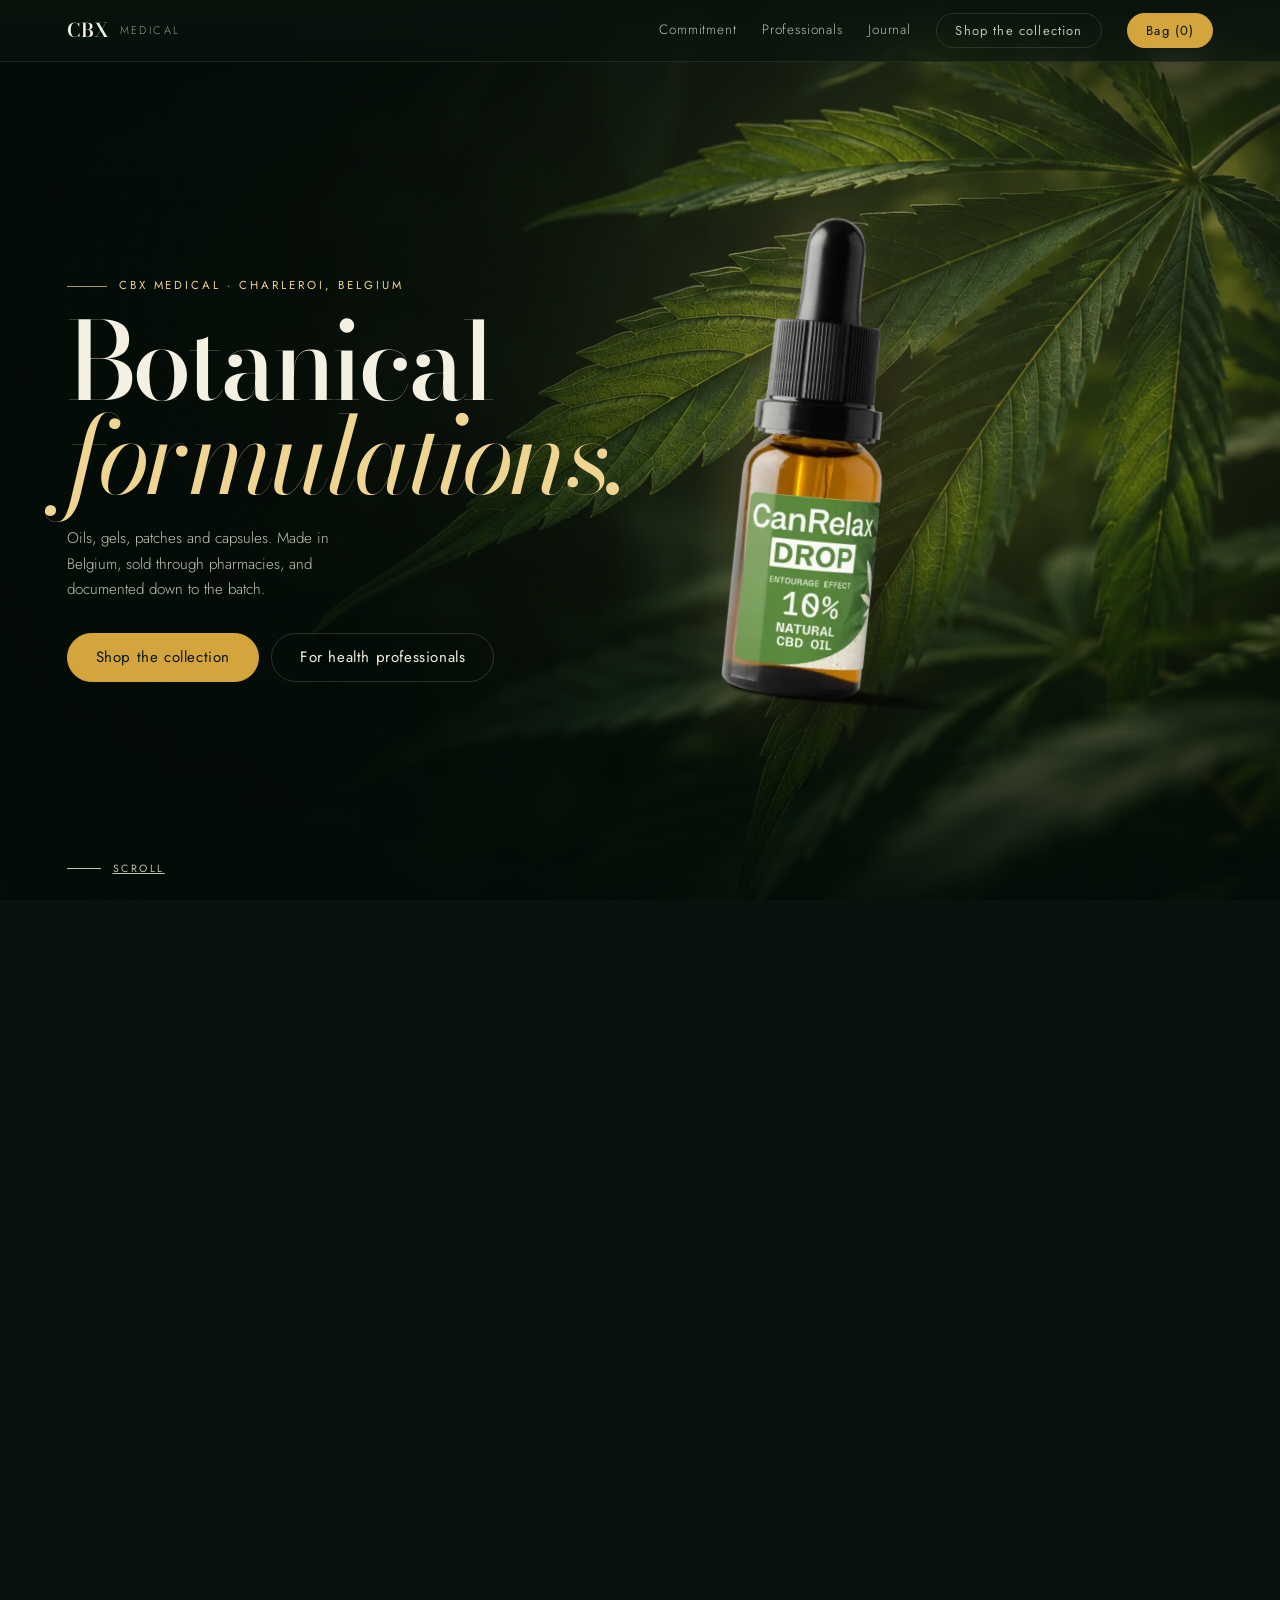
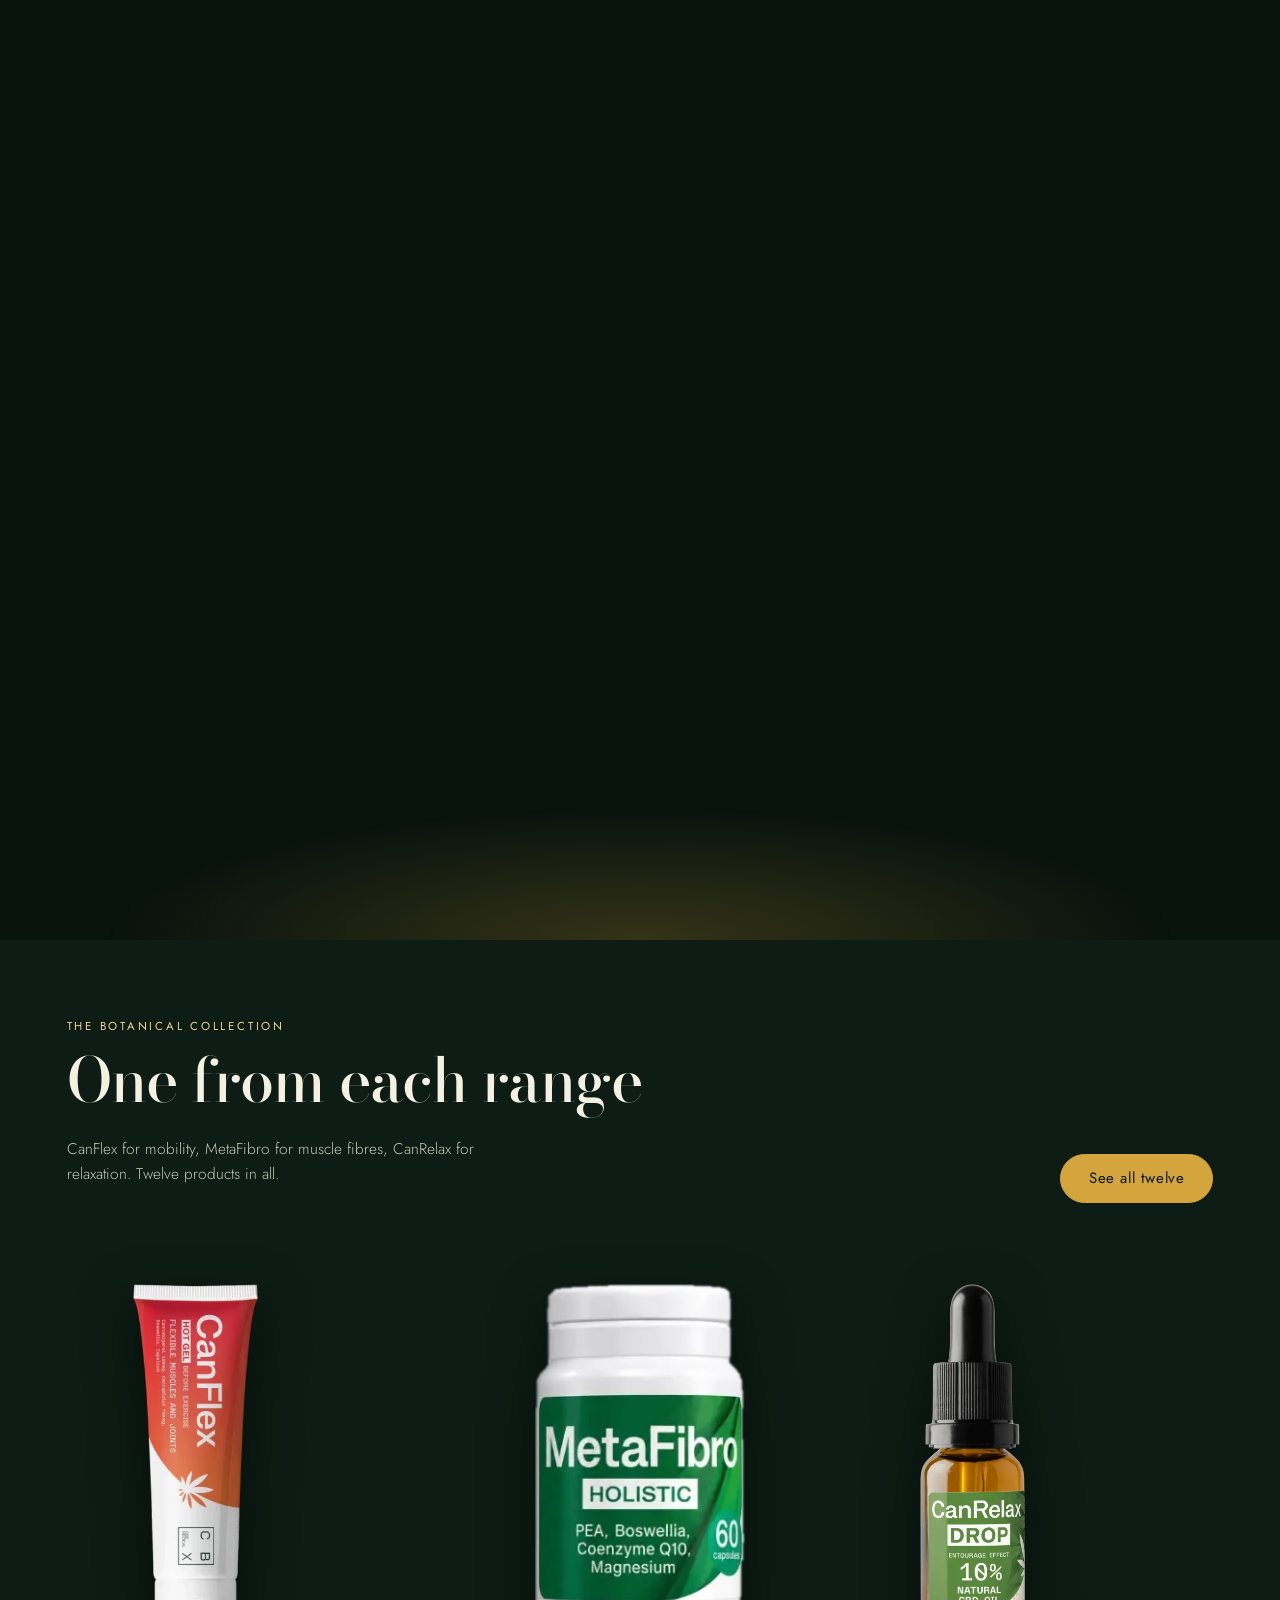
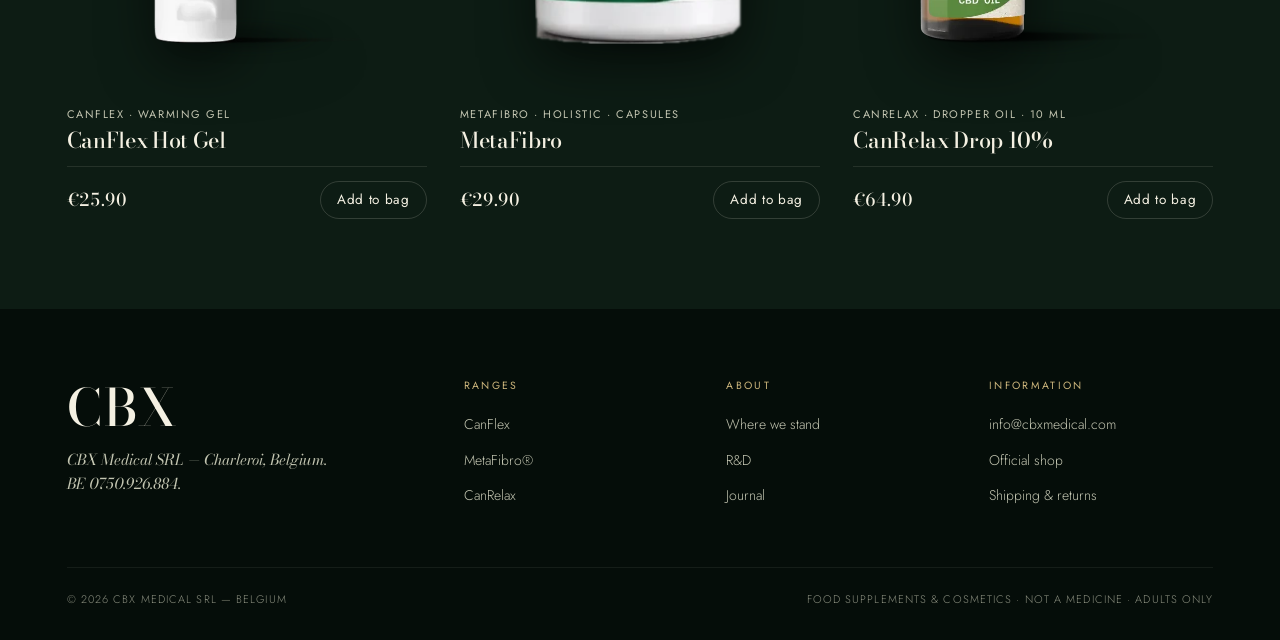
<file: index.html>
<!DOCTYPE html>
<html lang="en">
<head>
<meta charset="utf-8">
<meta name="viewport" content="width=device-width, initial-scale=1, viewport-fit=cover">
<title>CBX Medical — botanical formulations, made in Belgium</title>
<meta name="description" content="CBX Medical develops three ranges of botanical formulations — CanFlex, MetaFibro and CanRelax — made in Belgium and sold through pharmacies.">
<meta name="theme-color" content="#08130D">
<link rel="preconnect" href="https://fonts.googleapis.com">
<link rel="preconnect" href="https://fonts.gstatic.com" crossorigin>
<link href="https://fonts.googleapis.com/css2?family=Bodoni+Moda:ital,opsz,wght@0,6..96,400..600;1,6..96,400..500&family=Jost:ital,wght@0,300..500;1,300..400&display=swap" rel="stylesheet">
<link rel="stylesheet" href="botanical.css">
</head>
<body>


<nav class="nav">
  <a class="mark" href="index.html" aria-label="CBX Medical — home">
    CBX <em>MEDICAL</em>
  </a>
  <div class="navlinks">
    <a href="shop.html" class="always">Shop</a>
    <a href="commitment.html" class="hideit">Commitment</a>
    <a href="professionals.html" class="hideit">Professionals</a>
    <a href="journal.html" class="hideit">Journal</a>
    <a href="shop.html" class="navbtn">Shop the collection</a>
    <button type="button" class="navbtn filled" id="openBag" aria-haspopup="dialog">Bag (<span id="count">0</span>)</button>
  </div>
</nav>

<main id="top">

<div class="act" id="act">
  <div class="stage" id="stage">
    <div class="canopy" id="canopy"></div>
    <div class="veil"></div>

    <div class="bottlewrap" id="bottleWrap">
      <span class="glowback"></span>
      <img id="heroShot" src="products/d10.webp" alt="CanRelax Drop 10% in amber glass with pipette">
    </div>

    <div class="pipette" id="pipette" aria-hidden="true">
      <svg viewBox="0 0 300 960">
        <defs>
          <linearGradient id="glassG" x1="0" x2="1">
            <stop offset="0" stop-color="#3B2608"/><stop offset=".16" stop-color="#9C6B1E"/>
            <stop offset=".38" stop-color="#E7B95C" stop-opacity=".9"/><stop offset=".56" stop-color="#B07E27"/>
            <stop offset=".82" stop-color="#5B3C0F"/><stop offset="1" stop-color="#2A1B05"/>
          </linearGradient>
          <linearGradient id="clearG" x1="0" x2="1">
            <stop offset="0" stop-color="#9FB6A6" stop-opacity=".12"/><stop offset=".30" stop-color="#E8F2E6" stop-opacity=".32"/>
            <stop offset=".62" stop-color="#9FB6A6" stop-opacity=".15"/><stop offset="1" stop-color="#5C6F62" stop-opacity=".10"/>
          </linearGradient>
          <linearGradient id="oilG" x1="0" x2="1">
            <stop offset="0" stop-color="#6A3F09"/><stop offset=".28" stop-color="#D9A93A"/>
            <stop offset=".55" stop-color="#9A6714"/><stop offset="1" stop-color="#4A2D05"/>
          </linearGradient>
          <linearGradient id="bulbG" x1="0" x2="1">
            <stop offset="0" stop-color="#05100A"/><stop offset=".3" stop-color="#23402F"/>
            <stop offset=".58" stop-color="#101F17"/><stop offset="1" stop-color="#030806"/>
          </linearGradient>
          <linearGradient id="sheen" x1="0" x2="1">
            <stop offset="0" stop-color="#fff" stop-opacity="0"/><stop offset=".5" stop-color="#fff" stop-opacity=".55"/><stop offset="1" stop-color="#fff" stop-opacity="0"/>
          </linearGradient>
          <radialGradient id="poolG" cx=".5" cy=".5" r=".5">
            <stop offset="0" stop-color="#F7E2A8"/><stop offset=".42" stop-color="#D4A53C"/><stop offset="1" stop-color="#4A2D05"/>
          </radialGradient>
          <radialGradient id="glowG" cx=".5" cy=".5" r=".5">
            <stop offset="0" stop-color="#D4A53C" stop-opacity=".6"/><stop offset="1" stop-color="#D4A53C" stop-opacity="0"/>
          </radialGradient>
        </defs>

        <ellipse id="poolGlow" cx="150" cy="848" rx="268" ry="146" fill="url(#glowG)" opacity="0"/>

        <!-- rubber bulb -->
        <path d="M112 36 h76 q22 0 22 24 v96 q0 24-22 24 h-76 q-22 0-22-24 V60 q0-24 22-24 Z" fill="url(#bulbG)"/>
        <ellipse cx="150" cy="40" rx="38" ry="7" fill="#2E4A38"/>
        <rect x="124" y="56" width="7" height="110" rx="3" fill="#8FA596" opacity=".22"/>
        <rect x="104" y="178" width="92" height="18" rx="8" fill="#0A150F"/>

        <!-- glass barrel -->
        <rect x="128" y="196" width="44" height="406" rx="8" fill="url(#glassG)" opacity=".4"/>
        <rect x="128" y="196" width="44" height="406" rx="8" fill="none" stroke="#F7E2A8" stroke-opacity=".22"/>
        <rect x="134" y="392" width="32" height="210" fill="url(#oilG)" opacity=".88"/>
        <rect x="134" y="389" width="32" height="5" fill="#F7E2A8" opacity=".4"/>
        <rect x="136" y="208" width="7" height="382" rx="4" fill="url(#sheen)" opacity=".8"/>
        <rect x="160" y="230" width="3" height="340" rx="2" fill="#F7E2A8" opacity=".22"/>

        <!-- tapered tip -->
        <path d="M128 602 L143 706 q7 14 14 0 L172 602 Z" fill="url(#clearG)"/>
        <path d="M128 602 L143 706 q7 14 14 0 L172 602 Z" fill="none" stroke="#F7E2A8" stroke-opacity=".2"/>
        <path d="M139 614 L143.5 650 q6.5 9 13 0 L161 614 Z" fill="url(#oilG)" opacity=".82"/>
        <path d="M141 618 L144 644" stroke="#F7E2A8" stroke-opacity=".3" stroke-width="2.5" fill="none"/>

        <!-- the drop -->
        <g id="dropG">
          <path id="dropShape" d="M150 712 q-19 24-19 38 a19 19 0 0 0 38 0 q0-14-19-38 Z" fill="url(#oilG)"/>
          <ellipse cx="143" cy="744" rx="5" ry="8" fill="#F7E2A8" opacity=".6"/>
        </g>

        <!-- the pool it falls into -->
        <ellipse id="pool" cx="150" cy="848" rx="138" ry="30" fill="url(#poolG)" opacity="0"/>
        <ellipse cx="150" cy="842" rx="128" ry="23" fill="#F7E2A8" opacity="0" id="poolHi"/>
        <g fill="none" stroke="#F7E2A8" stroke-width="2.2">
          <ellipse class="ring" id="ring1" cx="150" cy="848" rx="130" ry="28" opacity="0"/>
          <ellipse class="ring" id="ring2" cx="150" cy="848" rx="130" ry="28" opacity="0"/>
        </g>
      </svg>
    </div>

    <div class="dim" id="dim" aria-hidden="true"></div>
    <div class="grain" aria-hidden="true"></div>

    <!-- beat 0 -->
    <section class="beat b0 on" data-beat="0">
      <div class="inner">
        <p class="eyebrow"><span></span>CBX MEDICAL · CHARLEROI, BELGIUM</p>
        <h1>Botanical<em>formulations.</em></h1>
        <p class="say">Oils, gels, patches and capsules. Made in Belgium, sold through pharmacies, and documented down to the batch.</p>
        <div class="cta">
          <a class="pill" href="shop.html">Shop the collection</a>
          <a class="pill ghost" href="professionals.html">For health professionals</a>
        </div>
      </div>
    </section>

    <!-- beat 1 -->
    <section class="beat b1" data-beat="1">
      <div class="inner">
        <div class="col">
          <h2>Three ranges,<br>one standard</h2>
          <p>CanFlex for mobility, MetaFibro for muscle fibres, CanRelax for relaxation. Each one answers a single use, in a single family of formats.</p>
          <ul class="specs">
            <li><span>CanFlex</span><span>3 products</span></li>
            <li><span>MetaFibro®</span><span>4 products</span></li>
            <li><span>CanRelax</span><span>5 products</span></li>
            <li><span>Formats</span><span>gel · oil · patch · capsules</span></li>
          </ul>
        </div>
      </div>
    </section>

    <!-- beat 2 -->
    <section class="beat b2" data-beat="2">
      <div class="inner">
        <div class="panel">
          <p class="kicker">CANRELAX DROP</p>
          <h2>Choose your concentration</h2>
          <div class="strengths" id="strengths" role="group" aria-label="Choose a concentration"></div>
          <div class="readout">
            <div><div class="k">CONCENTRATION</div><div class="v" id="roConc">10%</div></div>
            <div><div class="k">BOTTLE</div><div class="v" id="roVol">10 ml</div></div>
            <div><div class="k">PRICE</div><div class="v" id="roPrice">€64.90</div></div>
          </div>
          <button type="button" class="pill" id="addStrength">Add to bag — €64.90</button>
          <p class="note">Four concentrations of the same oil in amber glass. <a id="strengthLink" href="https://cbxmedical.com/en/products/canrelax-drop-10" target="_blank" rel="noopener">See it in the official shop</a>.</p>
        </div>
      </div>
    </section>

    <!-- beat 3 -->
    <section class="beat b3" data-beat="3">
      <div class="inner">
        <h2>One drop at a time</h2>
        <p>A glass pipette instead of a guess. Amber glass keeps light and heat off the oil, and every bottle carries its batch number.</p>
      </div>
    </section>

    <a class="scrollcue" id="scrollcue" href="#collection"><i></i>SCROLL</a>
  </div>
  <div class="track"></div>
</div>

<section class="store" id="collection">
  <div class="wrap">
    <div class="shophead">
      <div>
        <p class="kicker">THE BOTANICAL COLLECTION</p>
        <h2 class="h2">One from each range</h2>
        <p class="lede">CanFlex for mobility, MetaFibro for muscle fibres, CanRelax for relaxation. Twelve products in all.</p>
      </div>
      <a class="pill" href="shop.html">See all twelve</a>
    </div>
    <div id="teaser" data-keys="hot,holi,d10"></div>
  </div>
</section>

</main>

<footer>
  <div class="wrap">
    <div class="ftop">
      <div>
        <h3>CBX</h3>
        <p class="fline">CBX Medical SRL — Charleroi, Belgium. BE 0750.926.884.</p>
      </div>
      <div class="fcol">
        <h4>RANGES</h4>
        <a href="shop.html?range=CanFlex">CanFlex</a>
        <a href="shop.html?range=MetaFibro">MetaFibro®</a>
        <a href="shop.html?range=CanRelax">CanRelax</a>
      </div>
      <div class="fcol">
        <h4>ABOUT</h4>
        <a href="commitment.html">Where we stand</a><a href="professionals.html">R&amp;D</a><a href="journal.html">Journal</a>
      </div>
      <div class="fcol">
        <h4>INFORMATION</h4>
        <a href="mailto:info@cbxmedical.com">info@cbxmedical.com</a>
        <a href="https://cbxmedical.com/en" target="_blank" rel="noopener">Official shop</a>
        <a href="https://cbxmedical.com/en" target="_blank" rel="noopener">Shipping &amp; returns</a>
      </div>
    </div>
    <div class="fbot">
      <span>© <span id="yr">2026</span> CBX MEDICAL SRL — BELGIUM</span>
      <span>FOOD SUPPLEMENTS &amp; COSMETICS · NOT A MEDICINE · ADULTS ONLY</span>
    </div>
  </div>
</footer>

<dialog id="bag" aria-labelledby="bagtitle">
  <div class="bagin">
    <div class="baghead">
      <h2 id="bagtitle">Your bag</h2>
      <button type="button" id="closeBag" aria-label="Close bag">×</button>
    </div>
    <div id="baglines"></div>
    <div class="bagfoot" id="bagfoot"></div>
    <p id="feedback" role="status"></p>
  </div>
</dialog>

<div class="toast" id="toast" role="status" aria-live="polite"></div>

<script src="shop.js" defer></script>
<script>
/* The camera move. One continuous pass over four beats. */
(function(){
  'use strict';
  var yr = document.getElementById('yr'); if (yr) yr.textContent = new Date().getFullYear();

  var reduce = matchMedia('(prefers-reduced-motion: reduce)');
  var act = document.getElementById('act'), stage = document.getElementById('stage');
  if (!act || !stage) return;   /* sub-pages have no opening act */
  var canopy = document.getElementById('canopy');
  var wrap = document.getElementById('bottleWrap'), pip = document.getElementById('pipette'), cue = document.getElementById('scrollcue');
  var beats = [].slice.call(document.querySelectorAll('.beat'));
  var dropG = document.getElementById('dropG'), dropShape = document.getElementById('dropShape');
  var pool = document.getElementById('pool'), poolGlow = document.getElementById('poolGlow');
  var ring1 = document.getElementById('ring1'), ring2 = document.getElementById('ring2');
  var dim = document.getElementById('dim');

  if (reduce.matches) { beats.forEach(function(b){ b.classList.add('on'); }); return; }

  /* per-beat camera keys: x (vw), y (svh), scale, height (svh), rotation */
  var KEY = {
    bx:[20, 2, -24, -24], by:[2, 0, 0, 0], bs:[1, 1.18, .96, .9],
    bh:[54, 60, 52, 52], br:[6, 2, -3, -3]
  };
  var MKEY = { bx:[0,0,0,0], by:[-17, -14, -17, -17], bs:[.86, 1, .82, .78], bh:[34, 38, 32, 32], br:[6, 2, -3, -3] };

  var small = matchMedia('(max-width:760px)'), isSmall = small.matches;
  if (small.addEventListener) small.addEventListener('change', function(e){ isSmall = e.matches; frame(); });

  function lerp(a,b,t){ return a + (b-a)*t; }
  function clamp(v,a,b){ return v<a?a:v>b?b:v; }
  function smooth(t){ return t*t*(3-2*t); }

  var p = 0, ticking = false;

  function frame(){
    var rect = act.getBoundingClientRect();
    var total = act.offsetHeight - window.innerHeight;
    p = total > 0 ? clamp(-rect.top / total, 0, 1) : 0;

    var n = beats.length, seg = p * (n - 1);
    var i = Math.min(n - 2, Math.floor(seg)), t = seg - i;
    /* dwell on each beat, then travel */
    var e = smooth(clamp((t - 0.22) / 0.56, 0, 1));
    var K = isSmall ? MKEY : KEY;

    /* parallax: background slow, mid medium, foreground fastest */
    canopy.style.setProperty('--bgZoom', (1 + 0.20 * p).toFixed(4));
    canopy.style.setProperty('--bgY', (-2.5 * p).toFixed(2) + '%');

    /* the bottle rides the camera */
    var bx = lerp(K.bx[i], K.bx[i+1], e), by = lerp(K.by[i], K.by[i+1], e);
    var bs = lerp(K.bs[i], K.bs[i+1], e), bh = lerp(K.bh[i], K.bh[i+1], e), br = lerp(K.br[i], K.br[i+1], e);
    wrap.style.setProperty('--bx', bx.toFixed(2) + 'vw');
    wrap.style.setProperty('--by', by.toFixed(2) + 'svh');
    wrap.style.setProperty('--bs', bs.toFixed(3));
    wrap.style.setProperty('--bh', bh.toFixed(2) + 'svh');
    wrap.style.setProperty('--br', br.toFixed(2) + 'deg');
    wrap.style.setProperty('--bglow', (0.35 + 0.5 * Math.min(1, p * 2)).toFixed(2));

    /* hand over from bottle to pipette across the last beat */
    var d = (i === n - 2) ? smooth(t) : 0;
    var hand = clamp((d - 0.04) / 0.26, 0, 1);
    wrap.style.setProperty('--bo', (1 - hand).toFixed(3));
    pip.style.setProperty('--po', hand.toFixed(3));
    dim.style.setProperty('--dimO', (hand * 0.78).toFixed(3));
    pip.style.setProperty('--ps', (0.94 + 0.1 * d).toFixed(3));
    pip.style.setProperty('--ph', (isSmall ? 64 : 84) + 'svh');

    /* the drop: forms, hangs, falls, lands */
    var grow = clamp((d - 0.14) / 0.32, 0, 1);
    var hang = clamp((d - 0.46) / 0.08, 0, 1);
    var fall = clamp((d - 0.54) / 0.28, 0, 1);
    var land = clamp((d - 0.82) / 0.18, 0, 1);
    var fe = fall * fall;                        /* gravity */
    var sx = lerp(0.18, 1.42, smooth(grow)) * lerp(1, 1.14, fe);
    var sy = lerp(0.12, 1.42, smooth(grow)) * lerp(1, 1.45, fe) * lerp(1, 0.22, land);
    var ty = lerp(0, 108, fe) + hang * 2.5;
    dropG.setAttribute('transform', 'translate(0,' + ty.toFixed(1) + ') translate(150,716) scale(' + sx.toFixed(3) + ',' + sy.toFixed(3) + ') translate(-150,-716)');
    dropG.setAttribute('opacity', (grow > 0 ? clamp(grow * 3, 0, 1) * (1 - land) : 0).toFixed(3));

    pool.setAttribute('opacity', (0.9 * clamp(d / 0.5, 0, 1)).toFixed(3));
    document.getElementById('poolHi').setAttribute('opacity', (0.3 * land).toFixed(3));
    poolGlow.setAttribute('opacity', (0.85 * clamp(d / 0.5, 0, 1) * (0.55 + 0.75 * land)).toFixed(3));
    [[ring1, 0], [ring2, 0.18]].forEach(function(pair){
      var r = clamp((land - pair[1]) / (1 - pair[1]), 0, 1);
      pair[0].setAttribute('opacity', (r > 0 ? Math.min(1, r * 6) * (1 - r) * 1.5 : 0).toFixed(3));
      pair[0].setAttribute('transform', 'translate(150,848) scale(' + (0.22 + r * 2.3).toFixed(3) + ') translate(-150,-848)');
    });

    /* beats cross-fade */
    /* on the closing beat the panel hands over on the same clock as the pipette,
       so the two never sit on screen together */
    var outgoing = clamp(1 - e * 3, 0, 1), incoming = clamp((e - 0.55) * 2.4, 0, 1);
    if (i === n - 2) { outgoing = 1 - hand; incoming = clamp((d - 0.30) / 0.24, 0, 1); }
    for (var k = 0; k < n; k++) {
      var o = k === i ? outgoing : (k === i + 1 ? incoming : 0);
      beats[k].style.opacity = o;
      beats[k].classList.toggle('on', o > 0.5);
    }
    cue.style.setProperty('--cueO', clamp(1 - p * 6, 0, 1).toFixed(2));
  }

  addEventListener('scroll', function(){
    if (!ticking) { ticking = true; requestAnimationFrame(function(){ frame(); ticking = false; }); }
  }, { passive: true });
  addEventListener('resize', frame);
  frame();
})();
</script>
</body>
</html>
</file>
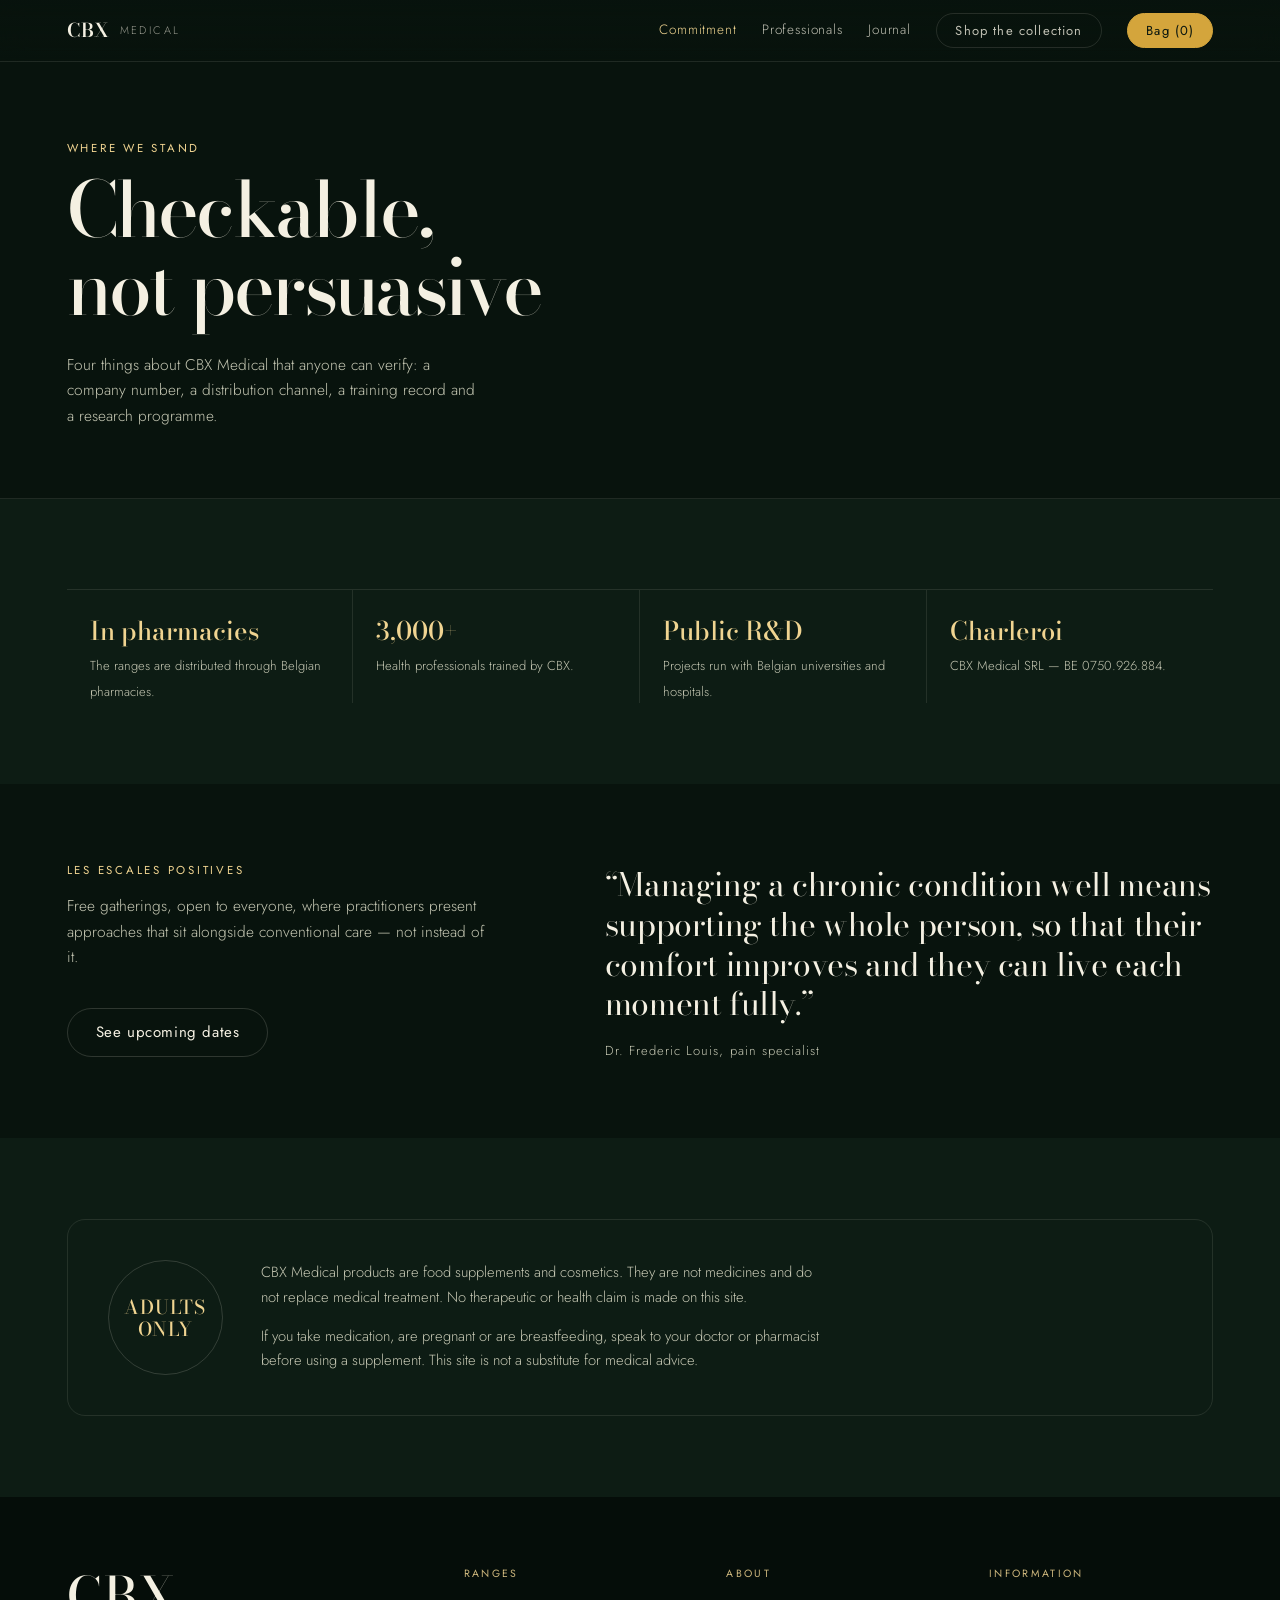
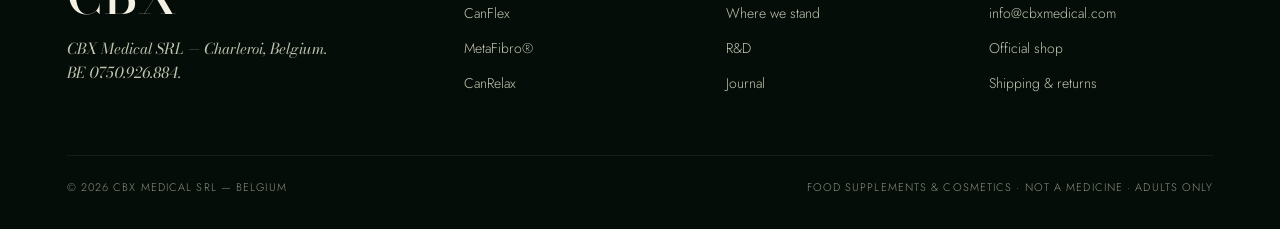
<file: commitment.html>
<!DOCTYPE html>
<html lang="en">
<head>
<meta charset="utf-8">
<meta name="viewport" content="width=device-width, initial-scale=1, viewport-fit=cover">
<title>Where we stand — CBX Medical</title>
<meta name="description" content="Four things about CBX Medical that anyone can verify: a company number, a distribution channel, a training record and a research programme.">
<meta name="theme-color" content="#08130D">
<link rel="preconnect" href="https://fonts.googleapis.com">
<link rel="preconnect" href="https://fonts.gstatic.com" crossorigin>
<link href="https://fonts.googleapis.com/css2?family=Bodoni+Moda:ital,opsz,wght@0,6..96,400..600;1,6..96,400..500&family=Jost:ital,wght@0,300..500;1,300..400&display=swap" rel="stylesheet">
<link rel="stylesheet" href="botanical.css">
</head>
<body>


<nav class="nav">
  <a class="mark" href="index.html" aria-label="CBX Medical — home">
    CBX <em>MEDICAL</em>
  </a>
  <div class="navlinks">
    <a href="shop.html" class="always">Shop</a>
    <a href="commitment.html" class="hideit" aria-current="page">Commitment</a>
    <a href="professionals.html" class="hideit">Professionals</a>
    <a href="journal.html" class="hideit">Journal</a>
    <a href="shop.html" class="navbtn">Shop the collection</a>
    <button type="button" class="navbtn filled" id="openBag" aria-haspopup="dialog">Bag (<span id="count">0</span>)</button>
  </div>
</nav>

<main id="top">
<header class="pagehead">
  <div class="wrap">
    <p class="kicker">WHERE WE STAND</p>
    <h1>Checkable,<br>not persuasive</h1>
    <p class="lede">Four things about CBX Medical that anyone can verify: a company number, a distribution channel, a training record and a research programme.</p>
  </div>
</header>

<section class="flow alt">
  <div class="wrap">
    <div class="proof">
      <div><b>In pharmacies</b><span>The ranges are distributed through Belgian pharmacies.</span></div>
      <div><b>3,000+</b><span>Health professionals trained by CBX.</span></div>
      <div><b>Public R&amp;D</b><span>Projects run with Belgian universities and hospitals.</span></div>
      <div><b>Charleroi</b><span>CBX Medical SRL — BE 0750.926.884.</span></div>
    </div>
  </div>
</section>

<section class="flow">
  <div class="wrap quote">
    <div>
      <p class="kicker">LES ESCALES POSITIVES</p>
      <p class="lede">Free gatherings, open to everyone, where practitioners present approaches that sit alongside conventional care — not instead of it.</p>
      <a class="pill ghost" href="https://cbxmedical.com/en" target="_blank" rel="noopener" style="margin-top:22px">See upcoming dates</a>
    </div>
    <div>
      <blockquote>“Managing a chronic condition well means supporting the whole person, so that their comfort improves and they can live each moment fully.”</blockquote>
      <cite>Dr. Frederic Louis, pain specialist</cite>
    </div>
  </div>
</section>

<section class="flow alt">
  <div class="wrap">
    <div class="legal">
      <div class="badge">ADULTS<br>ONLY</div>
      <div>
        <p>CBX Medical products are food supplements and cosmetics. They are not medicines and do not replace medical treatment. No therapeutic or health claim is made on this site.</p>
        <p>If you take medication, are pregnant or are breastfeeding, speak to your doctor or pharmacist before using a supplement. This site is not a substitute for medical advice.</p>
      </div>
    </div>
  </div>
</section>

</main>

<footer>
  <div class="wrap">
    <div class="ftop">
      <div>
        <h3>CBX</h3>
        <p class="fline">CBX Medical SRL — Charleroi, Belgium. BE 0750.926.884.</p>
      </div>
      <div class="fcol">
        <h4>RANGES</h4>
        <a href="shop.html?range=CanFlex">CanFlex</a>
        <a href="shop.html?range=MetaFibro">MetaFibro®</a>
        <a href="shop.html?range=CanRelax">CanRelax</a>
      </div>
      <div class="fcol">
        <h4>ABOUT</h4>
        <a href="commitment.html">Where we stand</a><a href="professionals.html">R&amp;D</a><a href="journal.html">Journal</a>
      </div>
      <div class="fcol">
        <h4>INFORMATION</h4>
        <a href="mailto:info@cbxmedical.com">info@cbxmedical.com</a>
        <a href="https://cbxmedical.com/en" target="_blank" rel="noopener">Official shop</a>
        <a href="https://cbxmedical.com/en" target="_blank" rel="noopener">Shipping &amp; returns</a>
      </div>
    </div>
    <div class="fbot">
      <span>© <span id="yr">2026</span> CBX MEDICAL SRL — BELGIUM</span>
      <span>FOOD SUPPLEMENTS &amp; COSMETICS · NOT A MEDICINE · ADULTS ONLY</span>
    </div>
  </div>
</footer>

<dialog id="bag" aria-labelledby="bagtitle">
  <div class="bagin">
    <div class="baghead">
      <h2 id="bagtitle">Your bag</h2>
      <button type="button" id="closeBag" aria-label="Close bag">×</button>
    </div>
    <div id="baglines"></div>
    <div class="bagfoot" id="bagfoot"></div>
    <p id="feedback" role="status"></p>
  </div>
</dialog>

<div class="toast" id="toast" role="status" aria-live="polite"></div>

<script src="shop.js" defer></script>
<script>
/* The camera move. One continuous pass over four beats. */
(function(){
  'use strict';
  var yr = document.getElementById('yr'); if (yr) yr.textContent = new Date().getFullYear();

  var reduce = matchMedia('(prefers-reduced-motion: reduce)');
  var act = document.getElementById('act'), stage = document.getElementById('stage');
  if (!act || !stage) return;   /* sub-pages have no opening act */
  var canopy = document.getElementById('canopy');
  var wrap = document.getElementById('bottleWrap'), pip = document.getElementById('pipette'), cue = document.getElementById('scrollcue');
  var beats = [].slice.call(document.querySelectorAll('.beat'));
  var dropG = document.getElementById('dropG'), dropShape = document.getElementById('dropShape');
  var pool = document.getElementById('pool'), poolGlow = document.getElementById('poolGlow');
  var ring1 = document.getElementById('ring1'), ring2 = document.getElementById('ring2');
  var dim = document.getElementById('dim');

  if (reduce.matches) { beats.forEach(function(b){ b.classList.add('on'); }); return; }

  /* per-beat camera keys: x (vw), y (svh), scale, height (svh), rotation */
  var KEY = {
    bx:[20, 2, -24, -24], by:[2, 0, 0, 0], bs:[1, 1.18, .96, .9],
    bh:[54, 60, 52, 52], br:[6, 2, -3, -3]
  };
  var MKEY = { bx:[0,0,0,0], by:[-17, -14, -17, -17], bs:[.86, 1, .82, .78], bh:[34, 38, 32, 32], br:[6, 2, -3, -3] };

  var small = matchMedia('(max-width:760px)'), isSmall = small.matches;
  if (small.addEventListener) small.addEventListener('change', function(e){ isSmall = e.matches; frame(); });

  function lerp(a,b,t){ return a + (b-a)*t; }
  function clamp(v,a,b){ return v<a?a:v>b?b:v; }
  function smooth(t){ return t*t*(3-2*t); }

  var p = 0, ticking = false;

  function frame(){
    var rect = act.getBoundingClientRect();
    var total = act.offsetHeight - window.innerHeight;
    p = total > 0 ? clamp(-rect.top / total, 0, 1) : 0;

    var n = beats.length, seg = p * (n - 1);
    var i = Math.min(n - 2, Math.floor(seg)), t = seg - i;
    /* dwell on each beat, then travel */
    var e = smooth(clamp((t - 0.22) / 0.56, 0, 1));
    var K = isSmall ? MKEY : KEY;

    /* parallax: background slow, mid medium, foreground fastest */
    canopy.style.setProperty('--bgZoom', (1 + 0.20 * p).toFixed(4));
    canopy.style.setProperty('--bgY', (-2.5 * p).toFixed(2) + '%');

    /* the bottle rides the camera */
    var bx = lerp(K.bx[i], K.bx[i+1], e), by = lerp(K.by[i], K.by[i+1], e);
    var bs = lerp(K.bs[i], K.bs[i+1], e), bh = lerp(K.bh[i], K.bh[i+1], e), br = lerp(K.br[i], K.br[i+1], e);
    wrap.style.setProperty('--bx', bx.toFixed(2) + 'vw');
    wrap.style.setProperty('--by', by.toFixed(2) + 'svh');
    wrap.style.setProperty('--bs', bs.toFixed(3));
    wrap.style.setProperty('--bh', bh.toFixed(2) + 'svh');
    wrap.style.setProperty('--br', br.toFixed(2) + 'deg');
    wrap.style.setProperty('--bglow', (0.35 + 0.5 * Math.min(1, p * 2)).toFixed(2));

    /* hand over from bottle to pipette across the last beat */
    var d = (i === n - 2) ? smooth(t) : 0;
    var hand = clamp((d - 0.04) / 0.26, 0, 1);
    wrap.style.setProperty('--bo', (1 - hand).toFixed(3));
    pip.style.setProperty('--po', hand.toFixed(3));
    dim.style.setProperty('--dimO', (hand * 0.78).toFixed(3));
    pip.style.setProperty('--ps', (0.94 + 0.1 * d).toFixed(3));
    pip.style.setProperty('--ph', (isSmall ? 64 : 84) + 'svh');

    /* the drop: forms, hangs, falls, lands */
    var grow = clamp((d - 0.14) / 0.32, 0, 1);
    var hang = clamp((d - 0.46) / 0.08, 0, 1);
    var fall = clamp((d - 0.54) / 0.28, 0, 1);
    var land = clamp((d - 0.82) / 0.18, 0, 1);
    var fe = fall * fall;                        /* gravity */
    var sx = lerp(0.18, 1.42, smooth(grow)) * lerp(1, 1.14, fe);
    var sy = lerp(0.12, 1.42, smooth(grow)) * lerp(1, 1.45, fe) * lerp(1, 0.22, land);
    var ty = lerp(0, 108, fe) + hang * 2.5;
    dropG.setAttribute('transform', 'translate(0,' + ty.toFixed(1) + ') translate(150,716) scale(' + sx.toFixed(3) + ',' + sy.toFixed(3) + ') translate(-150,-716)');
    dropG.setAttribute('opacity', (grow > 0 ? clamp(grow * 3, 0, 1) * (1 - land) : 0).toFixed(3));

    pool.setAttribute('opacity', (0.9 * clamp(d / 0.5, 0, 1)).toFixed(3));
    document.getElementById('poolHi').setAttribute('opacity', (0.3 * land).toFixed(3));
    poolGlow.setAttribute('opacity', (0.85 * clamp(d / 0.5, 0, 1) * (0.55 + 0.75 * land)).toFixed(3));
    [[ring1, 0], [ring2, 0.18]].forEach(function(pair){
      var r = clamp((land - pair[1]) / (1 - pair[1]), 0, 1);
      pair[0].setAttribute('opacity', (r > 0 ? Math.min(1, r * 6) * (1 - r) * 1.5 : 0).toFixed(3));
      pair[0].setAttribute('transform', 'translate(150,848) scale(' + (0.22 + r * 2.3).toFixed(3) + ') translate(-150,-848)');
    });

    /* beats cross-fade */
    /* on the closing beat the panel hands over on the same clock as the pipette,
       so the two never sit on screen together */
    var outgoing = clamp(1 - e * 3, 0, 1), incoming = clamp((e - 0.55) * 2.4, 0, 1);
    if (i === n - 2) { outgoing = 1 - hand; incoming = clamp((d - 0.30) / 0.24, 0, 1); }
    for (var k = 0; k < n; k++) {
      var o = k === i ? outgoing : (k === i + 1 ? incoming : 0);
      beats[k].style.opacity = o;
      beats[k].classList.toggle('on', o > 0.5);
    }
    cue.style.setProperty('--cueO', clamp(1 - p * 6, 0, 1).toFixed(2));
  }

  addEventListener('scroll', function(){
    if (!ticking) { ticking = true; requestAnimationFrame(function(){ frame(); ticking = false; }); }
  }, { passive: true });
  addEventListener('resize', frame);
  frame();
})();
</script>
</body>
</html>
</file>
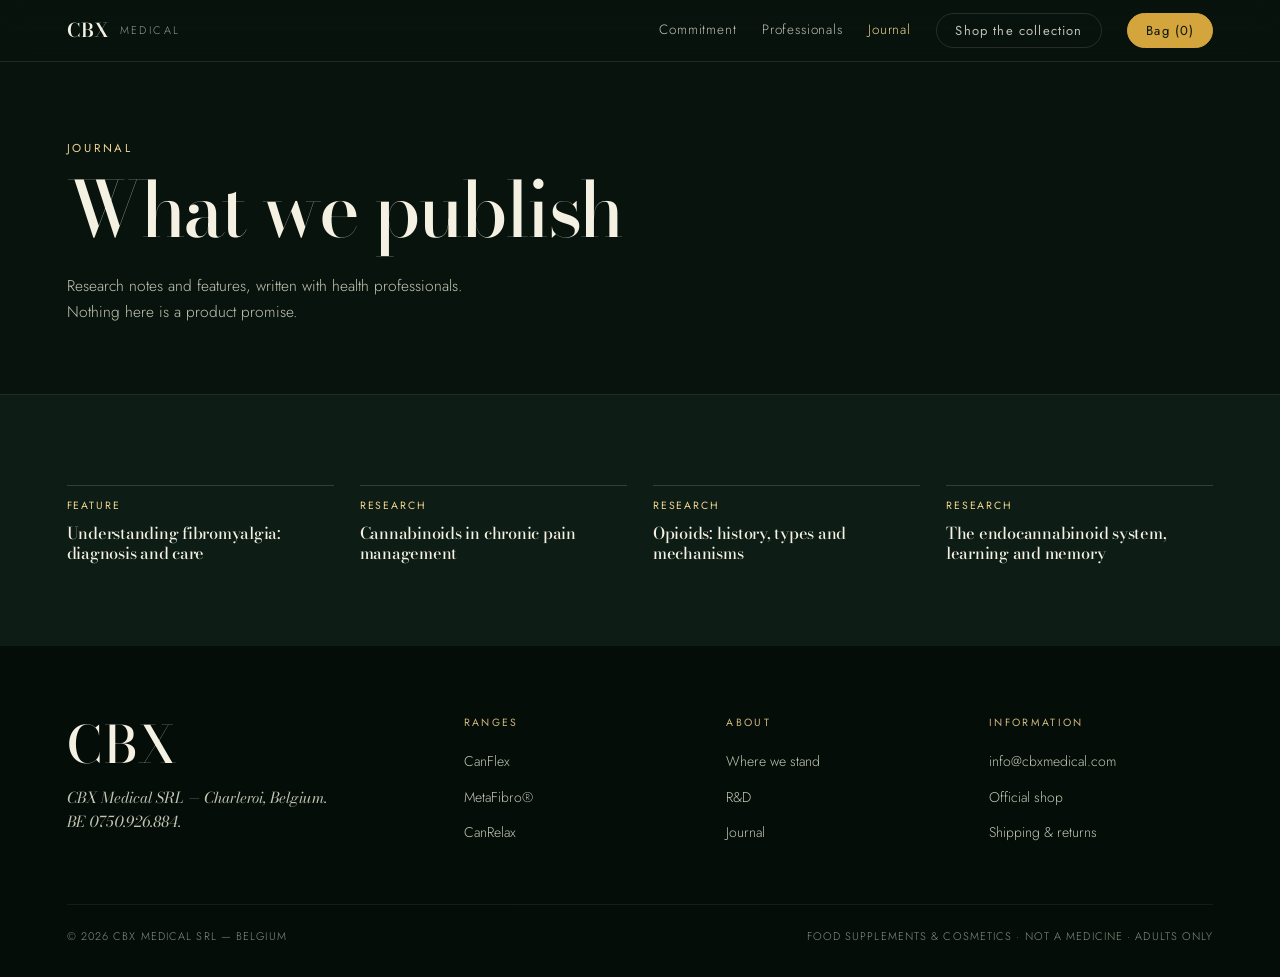
<file: journal.html>
<!DOCTYPE html>
<html lang="en">
<head>
<meta charset="utf-8">
<meta name="viewport" content="width=device-width, initial-scale=1, viewport-fit=cover">
<title>Journal — CBX Medical</title>
<meta name="description" content="What CBX Medical publishes: features and research notes on fibromyalgia, cannabinoids, opioids and the endocannabinoid system.">
<meta name="theme-color" content="#08130D">
<link rel="preconnect" href="https://fonts.googleapis.com">
<link rel="preconnect" href="https://fonts.gstatic.com" crossorigin>
<link href="https://fonts.googleapis.com/css2?family=Bodoni+Moda:ital,opsz,wght@0,6..96,400..600;1,6..96,400..500&family=Jost:ital,wght@0,300..500;1,300..400&display=swap" rel="stylesheet">
<link rel="stylesheet" href="botanical.css">
</head>
<body>


<nav class="nav">
  <a class="mark" href="index.html" aria-label="CBX Medical — home">
    CBX <em>MEDICAL</em>
  </a>
  <div class="navlinks">
    <a href="shop.html" class="always">Shop</a>
    <a href="commitment.html" class="hideit">Commitment</a>
    <a href="professionals.html" class="hideit">Professionals</a>
    <a href="journal.html" class="hideit" aria-current="page">Journal</a>
    <a href="shop.html" class="navbtn">Shop the collection</a>
    <button type="button" class="navbtn filled" id="openBag" aria-haspopup="dialog">Bag (<span id="count">0</span>)</button>
  </div>
</nav>

<main id="top">
<header class="pagehead">
  <div class="wrap">
    <p class="kicker">JOURNAL</p>
    <h1>What we publish</h1>
    <p class="lede">Research notes and features, written with health professionals. Nothing here is a product promise.</p>
  </div>
</header>

<section class="flow alt">
  <div class="wrap">
    <div class="arts">
      <a class="art" href="https://cbxmedical.com/en" target="_blank" rel="noopener"><div class="tp">FEATURE</div><h4>Understanding fibromyalgia: diagnosis and care</h4></a>
      <a class="art" href="https://cbxmedical.com/en" target="_blank" rel="noopener"><div class="tp">RESEARCH</div><h4>Cannabinoids in chronic pain management</h4></a>
      <a class="art" href="https://cbxmedical.com/en" target="_blank" rel="noopener"><div class="tp">RESEARCH</div><h4>Opioids: history, types and mechanisms</h4></a>
      <a class="art" href="https://cbxmedical.com/en" target="_blank" rel="noopener"><div class="tp">RESEARCH</div><h4>The endocannabinoid system, learning and memory</h4></a>
    </div>
  </div>
</section>

</main>

<footer>
  <div class="wrap">
    <div class="ftop">
      <div>
        <h3>CBX</h3>
        <p class="fline">CBX Medical SRL — Charleroi, Belgium. BE 0750.926.884.</p>
      </div>
      <div class="fcol">
        <h4>RANGES</h4>
        <a href="shop.html?range=CanFlex">CanFlex</a>
        <a href="shop.html?range=MetaFibro">MetaFibro®</a>
        <a href="shop.html?range=CanRelax">CanRelax</a>
      </div>
      <div class="fcol">
        <h4>ABOUT</h4>
        <a href="commitment.html">Where we stand</a><a href="professionals.html">R&amp;D</a><a href="journal.html">Journal</a>
      </div>
      <div class="fcol">
        <h4>INFORMATION</h4>
        <a href="mailto:info@cbxmedical.com">info@cbxmedical.com</a>
        <a href="https://cbxmedical.com/en" target="_blank" rel="noopener">Official shop</a>
        <a href="https://cbxmedical.com/en" target="_blank" rel="noopener">Shipping &amp; returns</a>
      </div>
    </div>
    <div class="fbot">
      <span>© <span id="yr">2026</span> CBX MEDICAL SRL — BELGIUM</span>
      <span>FOOD SUPPLEMENTS &amp; COSMETICS · NOT A MEDICINE · ADULTS ONLY</span>
    </div>
  </div>
</footer>

<dialog id="bag" aria-labelledby="bagtitle">
  <div class="bagin">
    <div class="baghead">
      <h2 id="bagtitle">Your bag</h2>
      <button type="button" id="closeBag" aria-label="Close bag">×</button>
    </div>
    <div id="baglines"></div>
    <div class="bagfoot" id="bagfoot"></div>
    <p id="feedback" role="status"></p>
  </div>
</dialog>

<div class="toast" id="toast" role="status" aria-live="polite"></div>

<script src="shop.js" defer></script>
<script>
/* The camera move. One continuous pass over four beats. */
(function(){
  'use strict';
  var yr = document.getElementById('yr'); if (yr) yr.textContent = new Date().getFullYear();

  var reduce = matchMedia('(prefers-reduced-motion: reduce)');
  var act = document.getElementById('act'), stage = document.getElementById('stage');
  if (!act || !stage) return;   /* sub-pages have no opening act */
  var canopy = document.getElementById('canopy');
  var wrap = document.getElementById('bottleWrap'), pip = document.getElementById('pipette'), cue = document.getElementById('scrollcue');
  var beats = [].slice.call(document.querySelectorAll('.beat'));
  var dropG = document.getElementById('dropG'), dropShape = document.getElementById('dropShape');
  var pool = document.getElementById('pool'), poolGlow = document.getElementById('poolGlow');
  var ring1 = document.getElementById('ring1'), ring2 = document.getElementById('ring2');
  var dim = document.getElementById('dim');

  if (reduce.matches) { beats.forEach(function(b){ b.classList.add('on'); }); return; }

  /* per-beat camera keys: x (vw), y (svh), scale, height (svh), rotation */
  var KEY = {
    bx:[20, 2, -24, -24], by:[2, 0, 0, 0], bs:[1, 1.18, .96, .9],
    bh:[54, 60, 52, 52], br:[6, 2, -3, -3]
  };
  var MKEY = { bx:[0,0,0,0], by:[-17, -14, -17, -17], bs:[.86, 1, .82, .78], bh:[34, 38, 32, 32], br:[6, 2, -3, -3] };

  var small = matchMedia('(max-width:760px)'), isSmall = small.matches;
  if (small.addEventListener) small.addEventListener('change', function(e){ isSmall = e.matches; frame(); });

  function lerp(a,b,t){ return a + (b-a)*t; }
  function clamp(v,a,b){ return v<a?a:v>b?b:v; }
  function smooth(t){ return t*t*(3-2*t); }

  var p = 0, ticking = false;

  function frame(){
    var rect = act.getBoundingClientRect();
    var total = act.offsetHeight - window.innerHeight;
    p = total > 0 ? clamp(-rect.top / total, 0, 1) : 0;

    var n = beats.length, seg = p * (n - 1);
    var i = Math.min(n - 2, Math.floor(seg)), t = seg - i;
    /* dwell on each beat, then travel */
    var e = smooth(clamp((t - 0.22) / 0.56, 0, 1));
    var K = isSmall ? MKEY : KEY;

    /* parallax: background slow, mid medium, foreground fastest */
    canopy.style.setProperty('--bgZoom', (1 + 0.20 * p).toFixed(4));
    canopy.style.setProperty('--bgY', (-2.5 * p).toFixed(2) + '%');

    /* the bottle rides the camera */
    var bx = lerp(K.bx[i], K.bx[i+1], e), by = lerp(K.by[i], K.by[i+1], e);
    var bs = lerp(K.bs[i], K.bs[i+1], e), bh = lerp(K.bh[i], K.bh[i+1], e), br = lerp(K.br[i], K.br[i+1], e);
    wrap.style.setProperty('--bx', bx.toFixed(2) + 'vw');
    wrap.style.setProperty('--by', by.toFixed(2) + 'svh');
    wrap.style.setProperty('--bs', bs.toFixed(3));
    wrap.style.setProperty('--bh', bh.toFixed(2) + 'svh');
    wrap.style.setProperty('--br', br.toFixed(2) + 'deg');
    wrap.style.setProperty('--bglow', (0.35 + 0.5 * Math.min(1, p * 2)).toFixed(2));

    /* hand over from bottle to pipette across the last beat */
    var d = (i === n - 2) ? smooth(t) : 0;
    var hand = clamp((d - 0.04) / 0.26, 0, 1);
    wrap.style.setProperty('--bo', (1 - hand).toFixed(3));
    pip.style.setProperty('--po', hand.toFixed(3));
    dim.style.setProperty('--dimO', (hand * 0.78).toFixed(3));
    pip.style.setProperty('--ps', (0.94 + 0.1 * d).toFixed(3));
    pip.style.setProperty('--ph', (isSmall ? 64 : 84) + 'svh');

    /* the drop: forms, hangs, falls, lands */
    var grow = clamp((d - 0.14) / 0.32, 0, 1);
    var hang = clamp((d - 0.46) / 0.08, 0, 1);
    var fall = clamp((d - 0.54) / 0.28, 0, 1);
    var land = clamp((d - 0.82) / 0.18, 0, 1);
    var fe = fall * fall;                        /* gravity */
    var sx = lerp(0.18, 1.42, smooth(grow)) * lerp(1, 1.14, fe);
    var sy = lerp(0.12, 1.42, smooth(grow)) * lerp(1, 1.45, fe) * lerp(1, 0.22, land);
    var ty = lerp(0, 108, fe) + hang * 2.5;
    dropG.setAttribute('transform', 'translate(0,' + ty.toFixed(1) + ') translate(150,716) scale(' + sx.toFixed(3) + ',' + sy.toFixed(3) + ') translate(-150,-716)');
    dropG.setAttribute('opacity', (grow > 0 ? clamp(grow * 3, 0, 1) * (1 - land) : 0).toFixed(3));

    pool.setAttribute('opacity', (0.9 * clamp(d / 0.5, 0, 1)).toFixed(3));
    document.getElementById('poolHi').setAttribute('opacity', (0.3 * land).toFixed(3));
    poolGlow.setAttribute('opacity', (0.85 * clamp(d / 0.5, 0, 1) * (0.55 + 0.75 * land)).toFixed(3));
    [[ring1, 0], [ring2, 0.18]].forEach(function(pair){
      var r = clamp((land - pair[1]) / (1 - pair[1]), 0, 1);
      pair[0].setAttribute('opacity', (r > 0 ? Math.min(1, r * 6) * (1 - r) * 1.5 : 0).toFixed(3));
      pair[0].setAttribute('transform', 'translate(150,848) scale(' + (0.22 + r * 2.3).toFixed(3) + ') translate(-150,-848)');
    });

    /* beats cross-fade */
    /* on the closing beat the panel hands over on the same clock as the pipette,
       so the two never sit on screen together */
    var outgoing = clamp(1 - e * 3, 0, 1), incoming = clamp((e - 0.55) * 2.4, 0, 1);
    if (i === n - 2) { outgoing = 1 - hand; incoming = clamp((d - 0.30) / 0.24, 0, 1); }
    for (var k = 0; k < n; k++) {
      var o = k === i ? outgoing : (k === i + 1 ? incoming : 0);
      beats[k].style.opacity = o;
      beats[k].classList.toggle('on', o > 0.5);
    }
    cue.style.setProperty('--cueO', clamp(1 - p * 6, 0, 1).toFixed(2));
  }

  addEventListener('scroll', function(){
    if (!ticking) { ticking = true; requestAnimationFrame(function(){ frame(); ticking = false; }); }
  }, { passive: true });
  addEventListener('resize', frame);
  frame();
})();
</script>
</body>
</html>
</file>
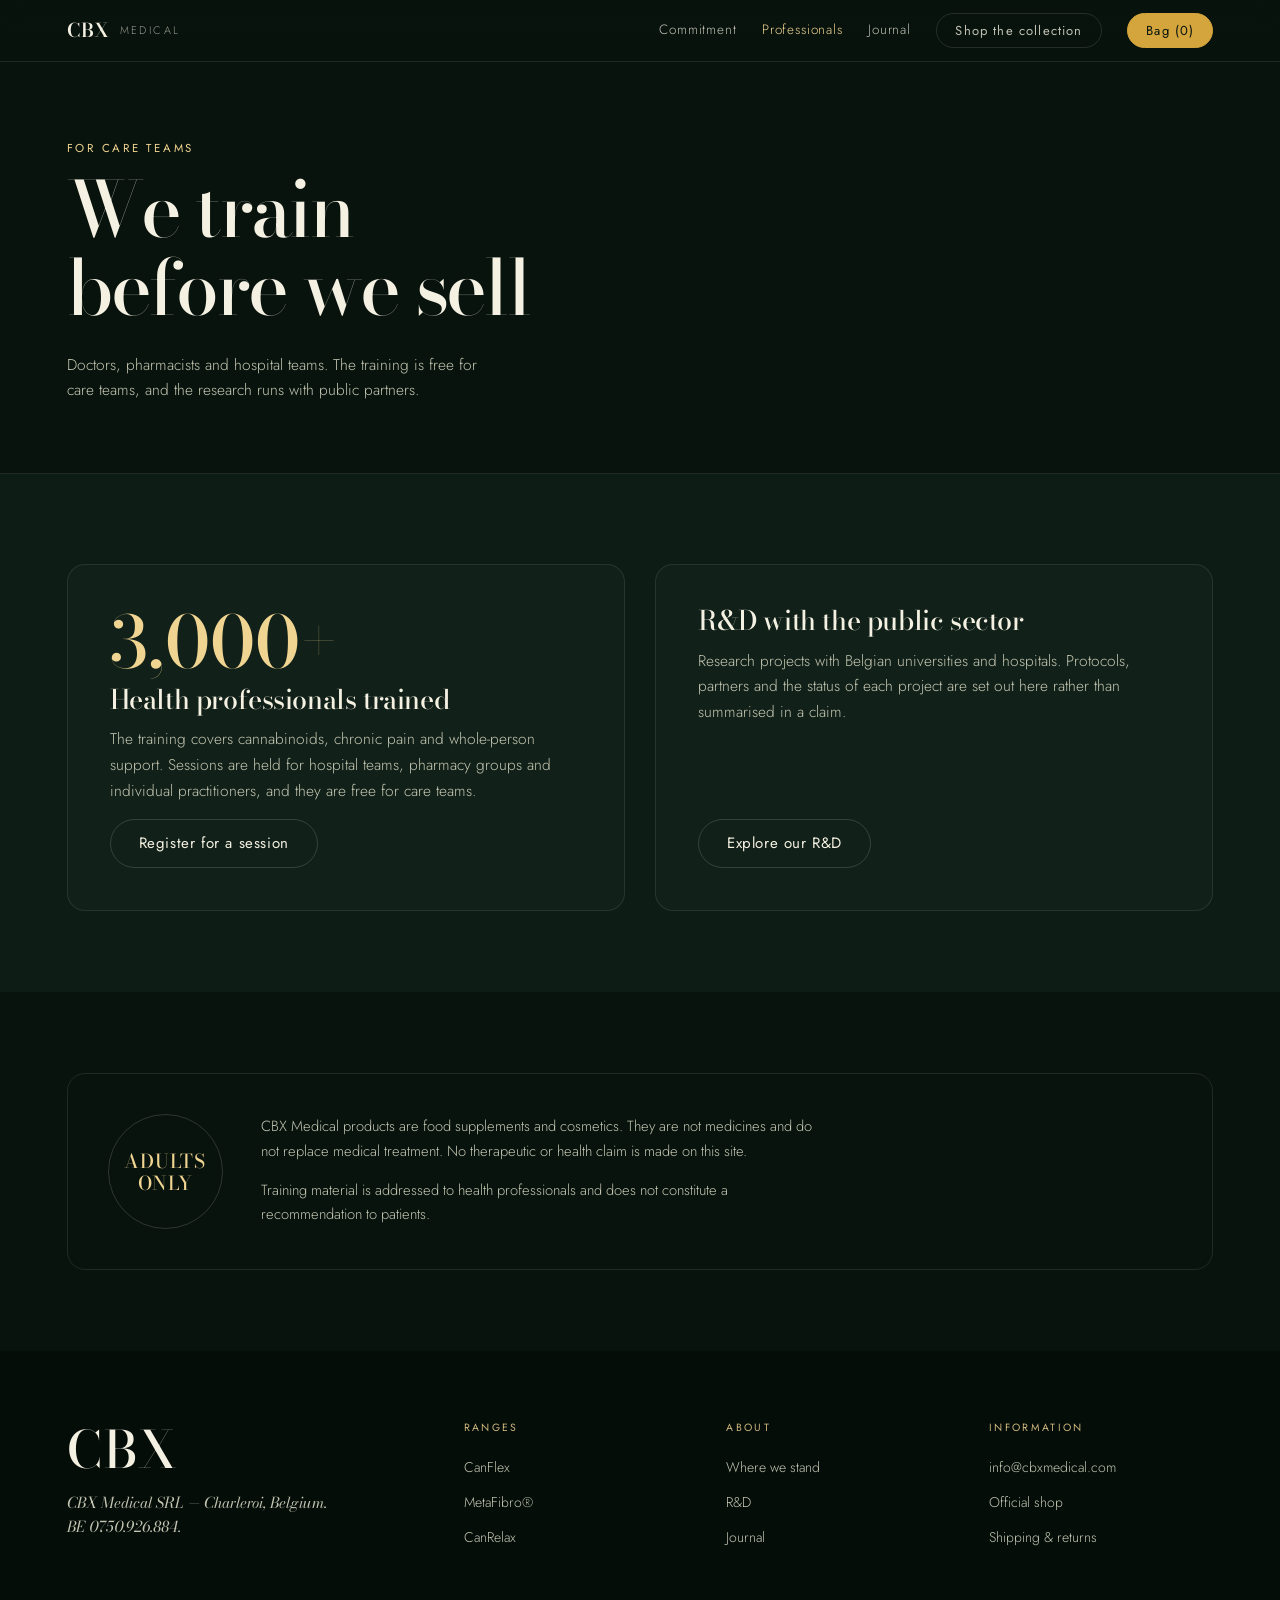
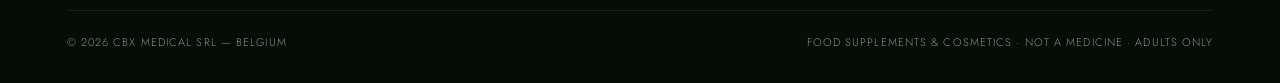
<file: professionals.html>
<!DOCTYPE html>
<html lang="en">
<head>
<meta charset="utf-8">
<meta name="viewport" content="width=device-width, initial-scale=1, viewport-fit=cover">
<title>For health professionals — CBX Medical</title>
<meta name="description" content="Training for doctors, pharmacists and hospital teams, and research projects run with Belgian universities and hospitals.">
<meta name="theme-color" content="#08130D">
<link rel="preconnect" href="https://fonts.googleapis.com">
<link rel="preconnect" href="https://fonts.gstatic.com" crossorigin>
<link href="https://fonts.googleapis.com/css2?family=Bodoni+Moda:ital,opsz,wght@0,6..96,400..600;1,6..96,400..500&family=Jost:ital,wght@0,300..500;1,300..400&display=swap" rel="stylesheet">
<link rel="stylesheet" href="botanical.css">
</head>
<body>


<nav class="nav">
  <a class="mark" href="index.html" aria-label="CBX Medical — home">
    CBX <em>MEDICAL</em>
  </a>
  <div class="navlinks">
    <a href="shop.html" class="always">Shop</a>
    <a href="commitment.html" class="hideit">Commitment</a>
    <a href="professionals.html" class="hideit" aria-current="page">Professionals</a>
    <a href="journal.html" class="hideit">Journal</a>
    <a href="shop.html" class="navbtn">Shop the collection</a>
    <button type="button" class="navbtn filled" id="openBag" aria-haspopup="dialog">Bag (<span id="count">0</span>)</button>
  </div>
</nav>

<main id="top">
<header class="pagehead">
  <div class="wrap">
    <p class="kicker">FOR CARE TEAMS</p>
    <h1>We train<br>before we sell</h1>
    <p class="lede">Doctors, pharmacists and hospital teams. The training is free for care teams, and the research runs with public partners.</p>
  </div>
</header>

<section class="flow alt">
  <div class="wrap">
    <div class="duo">
      <div class="card2">
        <div class="bignum">3,000+</div>
        <h3>Health professionals trained</h3>
        <p>The training covers cannabinoids, chronic pain and whole-person support. Sessions are held for hospital teams, pharmacy groups and individual practitioners, and they are free for care teams.</p>
        <a class="pill ghost" href="https://cbxmedical.com/en" target="_blank" rel="noopener">Register for a session</a>
      </div>
      <div class="card2">
        <h3>R&amp;D with the public sector</h3>
        <p>Research projects with Belgian universities and hospitals. Protocols, partners and the status of each project are set out here rather than summarised in a claim.</p>
        <a class="pill ghost" href="https://cbxmedical.com/en" target="_blank" rel="noopener">Explore our R&amp;D</a>
      </div>
    </div>
  </div>
</section>

<section class="flow">
  <div class="wrap">
    <div class="legal">
      <div class="badge">ADULTS<br>ONLY</div>
      <div>
        <p>CBX Medical products are food supplements and cosmetics. They are not medicines and do not replace medical treatment. No therapeutic or health claim is made on this site.</p>
        <p>Training material is addressed to health professionals and does not constitute a recommendation to patients.</p>
      </div>
    </div>
  </div>
</section>

</main>

<footer>
  <div class="wrap">
    <div class="ftop">
      <div>
        <h3>CBX</h3>
        <p class="fline">CBX Medical SRL — Charleroi, Belgium. BE 0750.926.884.</p>
      </div>
      <div class="fcol">
        <h4>RANGES</h4>
        <a href="shop.html?range=CanFlex">CanFlex</a>
        <a href="shop.html?range=MetaFibro">MetaFibro®</a>
        <a href="shop.html?range=CanRelax">CanRelax</a>
      </div>
      <div class="fcol">
        <h4>ABOUT</h4>
        <a href="commitment.html">Where we stand</a><a href="professionals.html">R&amp;D</a><a href="journal.html">Journal</a>
      </div>
      <div class="fcol">
        <h4>INFORMATION</h4>
        <a href="mailto:info@cbxmedical.com">info@cbxmedical.com</a>
        <a href="https://cbxmedical.com/en" target="_blank" rel="noopener">Official shop</a>
        <a href="https://cbxmedical.com/en" target="_blank" rel="noopener">Shipping &amp; returns</a>
      </div>
    </div>
    <div class="fbot">
      <span>© <span id="yr">2026</span> CBX MEDICAL SRL — BELGIUM</span>
      <span>FOOD SUPPLEMENTS &amp; COSMETICS · NOT A MEDICINE · ADULTS ONLY</span>
    </div>
  </div>
</footer>

<dialog id="bag" aria-labelledby="bagtitle">
  <div class="bagin">
    <div class="baghead">
      <h2 id="bagtitle">Your bag</h2>
      <button type="button" id="closeBag" aria-label="Close bag">×</button>
    </div>
    <div id="baglines"></div>
    <div class="bagfoot" id="bagfoot"></div>
    <p id="feedback" role="status"></p>
  </div>
</dialog>

<div class="toast" id="toast" role="status" aria-live="polite"></div>

<script src="shop.js" defer></script>
<script>
/* The camera move. One continuous pass over four beats. */
(function(){
  'use strict';
  var yr = document.getElementById('yr'); if (yr) yr.textContent = new Date().getFullYear();

  var reduce = matchMedia('(prefers-reduced-motion: reduce)');
  var act = document.getElementById('act'), stage = document.getElementById('stage');
  if (!act || !stage) return;   /* sub-pages have no opening act */
  var canopy = document.getElementById('canopy');
  var wrap = document.getElementById('bottleWrap'), pip = document.getElementById('pipette'), cue = document.getElementById('scrollcue');
  var beats = [].slice.call(document.querySelectorAll('.beat'));
  var dropG = document.getElementById('dropG'), dropShape = document.getElementById('dropShape');
  var pool = document.getElementById('pool'), poolGlow = document.getElementById('poolGlow');
  var ring1 = document.getElementById('ring1'), ring2 = document.getElementById('ring2');
  var dim = document.getElementById('dim');

  if (reduce.matches) { beats.forEach(function(b){ b.classList.add('on'); }); return; }

  /* per-beat camera keys: x (vw), y (svh), scale, height (svh), rotation */
  var KEY = {
    bx:[20, 2, -24, -24], by:[2, 0, 0, 0], bs:[1, 1.18, .96, .9],
    bh:[54, 60, 52, 52], br:[6, 2, -3, -3]
  };
  var MKEY = { bx:[0,0,0,0], by:[-17, -14, -17, -17], bs:[.86, 1, .82, .78], bh:[34, 38, 32, 32], br:[6, 2, -3, -3] };

  var small = matchMedia('(max-width:760px)'), isSmall = small.matches;
  if (small.addEventListener) small.addEventListener('change', function(e){ isSmall = e.matches; frame(); });

  function lerp(a,b,t){ return a + (b-a)*t; }
  function clamp(v,a,b){ return v<a?a:v>b?b:v; }
  function smooth(t){ return t*t*(3-2*t); }

  var p = 0, ticking = false;

  function frame(){
    var rect = act.getBoundingClientRect();
    var total = act.offsetHeight - window.innerHeight;
    p = total > 0 ? clamp(-rect.top / total, 0, 1) : 0;

    var n = beats.length, seg = p * (n - 1);
    var i = Math.min(n - 2, Math.floor(seg)), t = seg - i;
    /* dwell on each beat, then travel */
    var e = smooth(clamp((t - 0.22) / 0.56, 0, 1));
    var K = isSmall ? MKEY : KEY;

    /* parallax: background slow, mid medium, foreground fastest */
    canopy.style.setProperty('--bgZoom', (1 + 0.20 * p).toFixed(4));
    canopy.style.setProperty('--bgY', (-2.5 * p).toFixed(2) + '%');

    /* the bottle rides the camera */
    var bx = lerp(K.bx[i], K.bx[i+1], e), by = lerp(K.by[i], K.by[i+1], e);
    var bs = lerp(K.bs[i], K.bs[i+1], e), bh = lerp(K.bh[i], K.bh[i+1], e), br = lerp(K.br[i], K.br[i+1], e);
    wrap.style.setProperty('--bx', bx.toFixed(2) + 'vw');
    wrap.style.setProperty('--by', by.toFixed(2) + 'svh');
    wrap.style.setProperty('--bs', bs.toFixed(3));
    wrap.style.setProperty('--bh', bh.toFixed(2) + 'svh');
    wrap.style.setProperty('--br', br.toFixed(2) + 'deg');
    wrap.style.setProperty('--bglow', (0.35 + 0.5 * Math.min(1, p * 2)).toFixed(2));

    /* hand over from bottle to pipette across the last beat */
    var d = (i === n - 2) ? smooth(t) : 0;
    var hand = clamp((d - 0.04) / 0.26, 0, 1);
    wrap.style.setProperty('--bo', (1 - hand).toFixed(3));
    pip.style.setProperty('--po', hand.toFixed(3));
    dim.style.setProperty('--dimO', (hand * 0.78).toFixed(3));
    pip.style.setProperty('--ps', (0.94 + 0.1 * d).toFixed(3));
    pip.style.setProperty('--ph', (isSmall ? 64 : 84) + 'svh');

    /* the drop: forms, hangs, falls, lands */
    var grow = clamp((d - 0.14) / 0.32, 0, 1);
    var hang = clamp((d - 0.46) / 0.08, 0, 1);
    var fall = clamp((d - 0.54) / 0.28, 0, 1);
    var land = clamp((d - 0.82) / 0.18, 0, 1);
    var fe = fall * fall;                        /* gravity */
    var sx = lerp(0.18, 1.42, smooth(grow)) * lerp(1, 1.14, fe);
    var sy = lerp(0.12, 1.42, smooth(grow)) * lerp(1, 1.45, fe) * lerp(1, 0.22, land);
    var ty = lerp(0, 108, fe) + hang * 2.5;
    dropG.setAttribute('transform', 'translate(0,' + ty.toFixed(1) + ') translate(150,716) scale(' + sx.toFixed(3) + ',' + sy.toFixed(3) + ') translate(-150,-716)');
    dropG.setAttribute('opacity', (grow > 0 ? clamp(grow * 3, 0, 1) * (1 - land) : 0).toFixed(3));

    pool.setAttribute('opacity', (0.9 * clamp(d / 0.5, 0, 1)).toFixed(3));
    document.getElementById('poolHi').setAttribute('opacity', (0.3 * land).toFixed(3));
    poolGlow.setAttribute('opacity', (0.85 * clamp(d / 0.5, 0, 1) * (0.55 + 0.75 * land)).toFixed(3));
    [[ring1, 0], [ring2, 0.18]].forEach(function(pair){
      var r = clamp((land - pair[1]) / (1 - pair[1]), 0, 1);
      pair[0].setAttribute('opacity', (r > 0 ? Math.min(1, r * 6) * (1 - r) * 1.5 : 0).toFixed(3));
      pair[0].setAttribute('transform', 'translate(150,848) scale(' + (0.22 + r * 2.3).toFixed(3) + ') translate(-150,-848)');
    });

    /* beats cross-fade */
    /* on the closing beat the panel hands over on the same clock as the pipette,
       so the two never sit on screen together */
    var outgoing = clamp(1 - e * 3, 0, 1), incoming = clamp((e - 0.55) * 2.4, 0, 1);
    if (i === n - 2) { outgoing = 1 - hand; incoming = clamp((d - 0.30) / 0.24, 0, 1); }
    for (var k = 0; k < n; k++) {
      var o = k === i ? outgoing : (k === i + 1 ? incoming : 0);
      beats[k].style.opacity = o;
      beats[k].classList.toggle('on', o > 0.5);
    }
    cue.style.setProperty('--cueO', clamp(1 - p * 6, 0, 1).toFixed(2));
  }

  addEventListener('scroll', function(){
    if (!ticking) { ticking = true; requestAnimationFrame(function(){ frame(); ticking = false; }); }
  }, { passive: true });
  addEventListener('resize', frame);
  frame();
})();
</script>
</body>
</html>
</file>
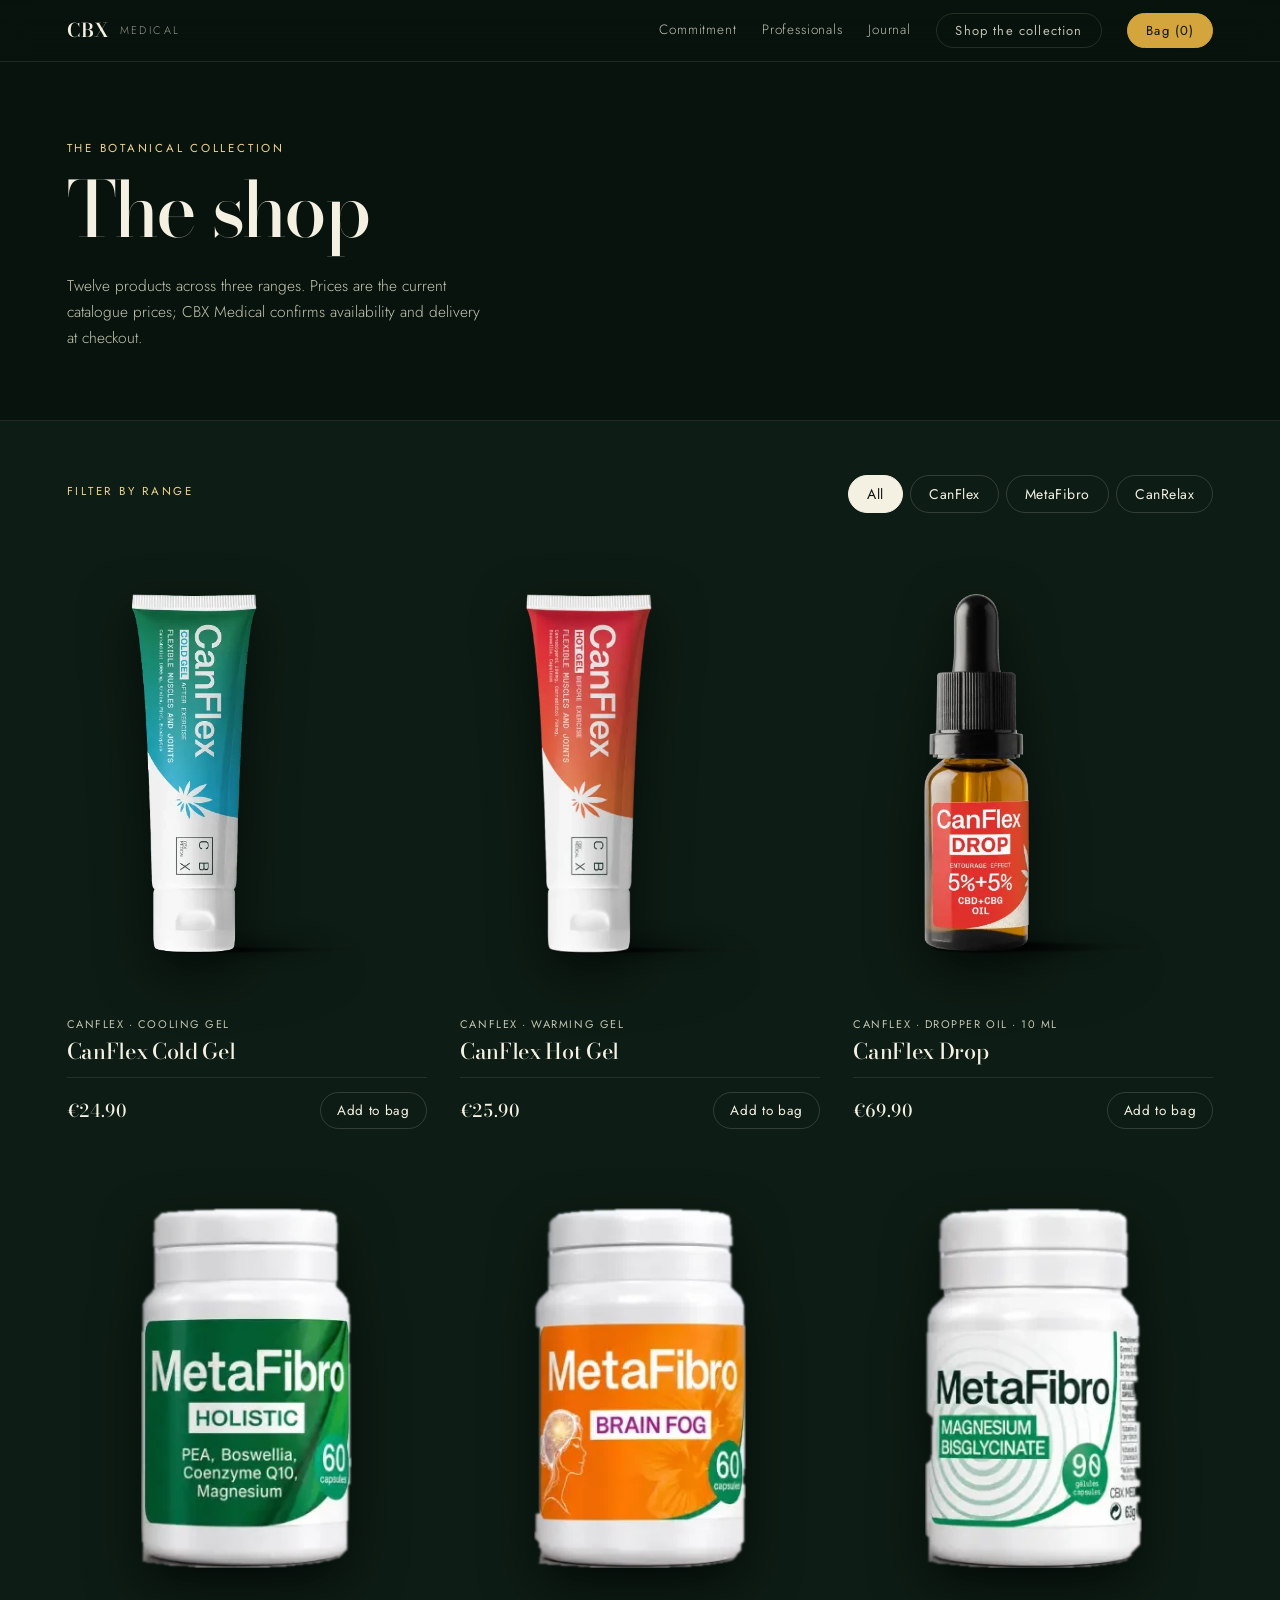
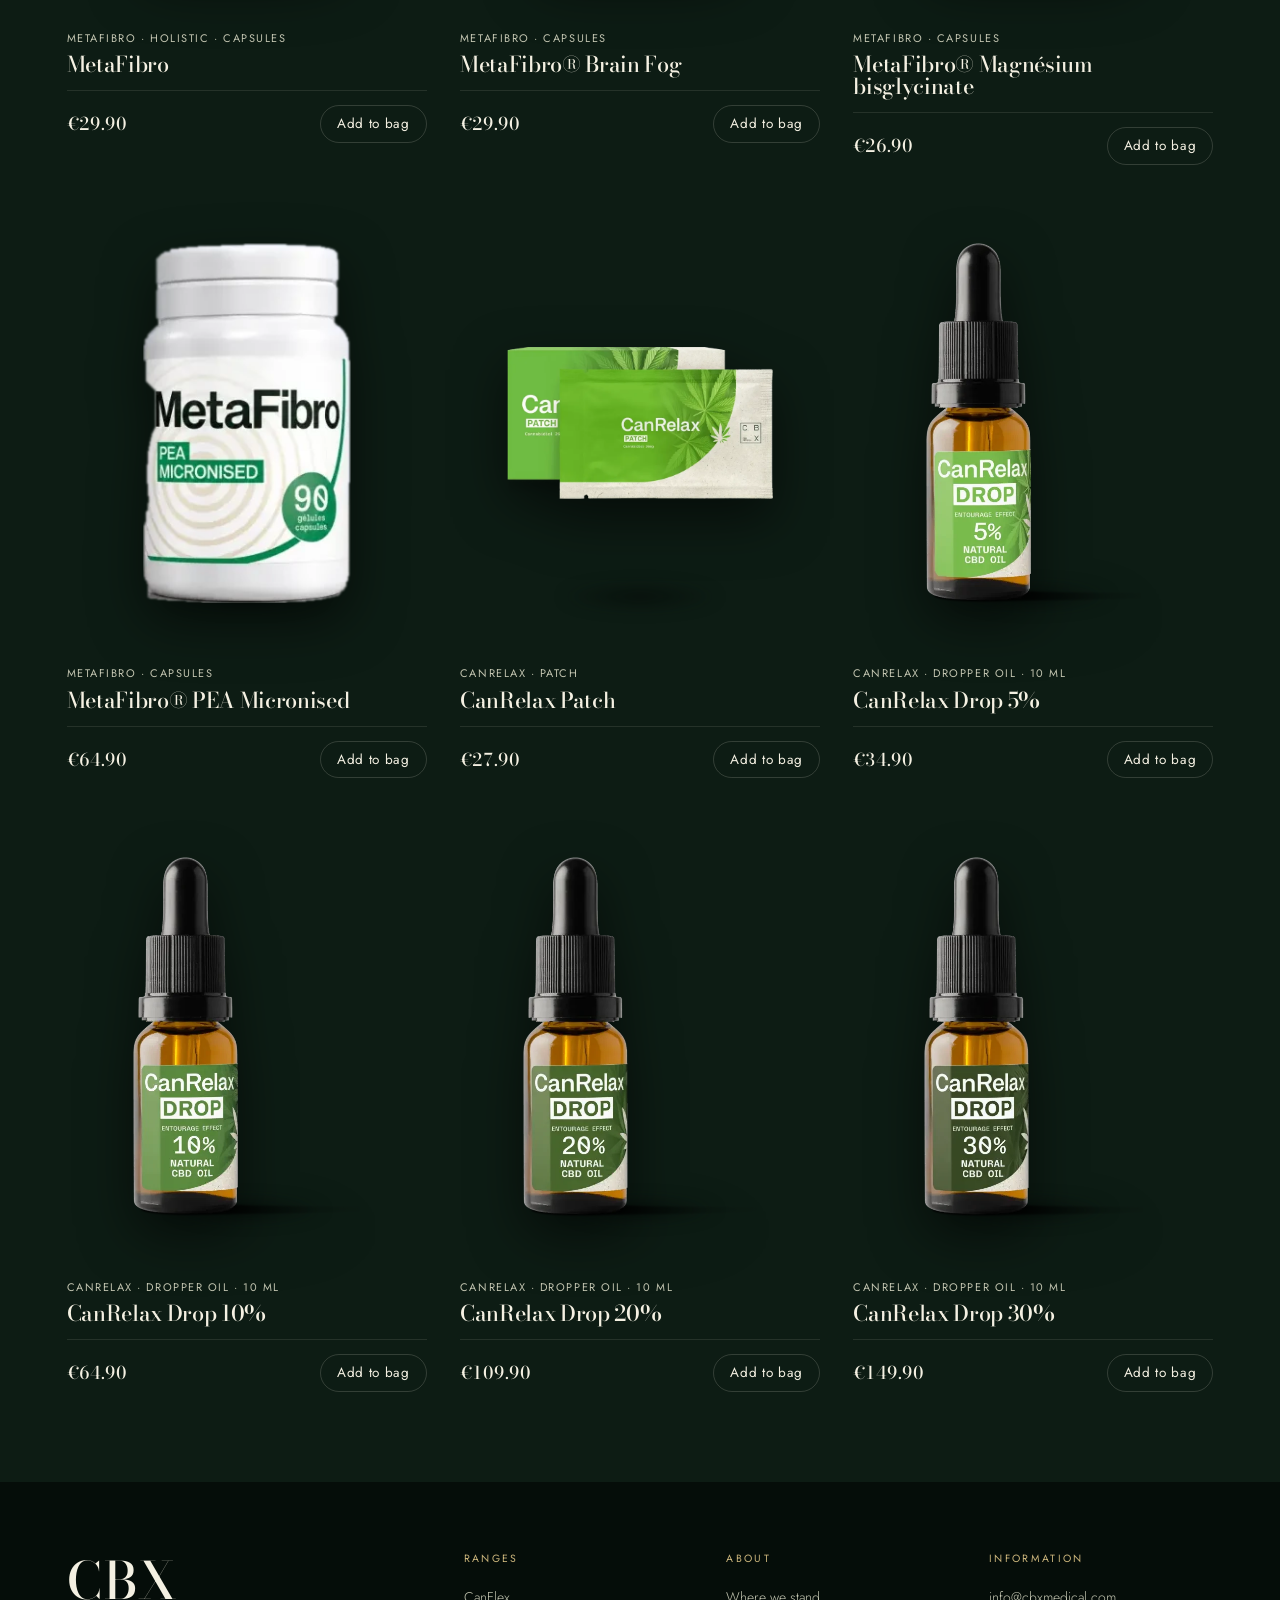
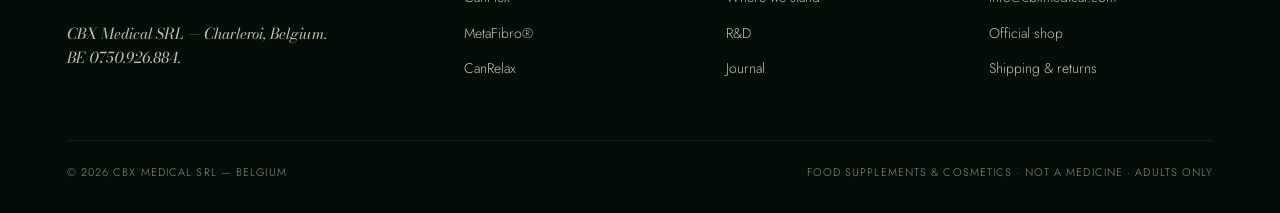
<file: shop.html>
<!DOCTYPE html>
<html lang="en">
<head>
<meta charset="utf-8">
<meta name="viewport" content="width=device-width, initial-scale=1, viewport-fit=cover">
<title>The shop — CBX Medical</title>
<meta name="description" content="Twelve products across three ranges — CanFlex, MetaFibro and CanRelax. Made in Belgium, sold through pharmacies.">
<meta name="theme-color" content="#08130D">
<link rel="preconnect" href="https://fonts.googleapis.com">
<link rel="preconnect" href="https://fonts.gstatic.com" crossorigin>
<link href="https://fonts.googleapis.com/css2?family=Bodoni+Moda:ital,opsz,wght@0,6..96,400..600;1,6..96,400..500&family=Jost:ital,wght@0,300..500;1,300..400&display=swap" rel="stylesheet">
<link rel="stylesheet" href="botanical.css">
</head>
<body>


<nav class="nav">
  <a class="mark" href="index.html" aria-label="CBX Medical — home">
    CBX <em>MEDICAL</em>
  </a>
  <div class="navlinks">
    <a href="shop.html" class="always" aria-current="page">Shop</a>
    <a href="commitment.html" class="hideit">Commitment</a>
    <a href="professionals.html" class="hideit">Professionals</a>
    <a href="journal.html" class="hideit">Journal</a>
    <a href="shop.html" class="navbtn">Shop the collection</a>
    <button type="button" class="navbtn filled" id="openBag" aria-haspopup="dialog">Bag (<span id="count">0</span>)</button>
  </div>
</nav>

<main id="top">
<header class="pagehead">
  <div class="wrap">
    <p class="kicker">THE BOTANICAL COLLECTION</p>
    <h1>The shop</h1>
    <p class="lede">Twelve products across three ranges. Prices are the current catalogue prices; CBX Medical confirms availability and delivery at checkout.</p>
  </div>
</header>

<section class="store">
  <div class="wrap">
    <div class="shophead">
      <div><p class="kicker">FILTER BY RANGE</p></div>
      <div class="filters" id="filters" role="group" aria-label="Filter by range"></div>
    </div>
    <div id="grid"></div>
  </div>
</section>

</main>

<footer>
  <div class="wrap">
    <div class="ftop">
      <div>
        <h3>CBX</h3>
        <p class="fline">CBX Medical SRL — Charleroi, Belgium. BE 0750.926.884.</p>
      </div>
      <div class="fcol">
        <h4>RANGES</h4>
        <a href="shop.html?range=CanFlex">CanFlex</a>
        <a href="shop.html?range=MetaFibro">MetaFibro®</a>
        <a href="shop.html?range=CanRelax">CanRelax</a>
      </div>
      <div class="fcol">
        <h4>ABOUT</h4>
        <a href="commitment.html">Where we stand</a><a href="professionals.html">R&amp;D</a><a href="journal.html">Journal</a>
      </div>
      <div class="fcol">
        <h4>INFORMATION</h4>
        <a href="mailto:info@cbxmedical.com">info@cbxmedical.com</a>
        <a href="https://cbxmedical.com/en" target="_blank" rel="noopener">Official shop</a>
        <a href="https://cbxmedical.com/en" target="_blank" rel="noopener">Shipping &amp; returns</a>
      </div>
    </div>
    <div class="fbot">
      <span>© <span id="yr">2026</span> CBX MEDICAL SRL — BELGIUM</span>
      <span>FOOD SUPPLEMENTS &amp; COSMETICS · NOT A MEDICINE · ADULTS ONLY</span>
    </div>
  </div>
</footer>

<dialog id="bag" aria-labelledby="bagtitle">
  <div class="bagin">
    <div class="baghead">
      <h2 id="bagtitle">Your bag</h2>
      <button type="button" id="closeBag" aria-label="Close bag">×</button>
    </div>
    <div id="baglines"></div>
    <div class="bagfoot" id="bagfoot"></div>
    <p id="feedback" role="status"></p>
  </div>
</dialog>

<div class="toast" id="toast" role="status" aria-live="polite"></div>

<script src="shop.js" defer></script>
<script>
/* The camera move. One continuous pass over four beats. */
(function(){
  'use strict';
  var yr = document.getElementById('yr'); if (yr) yr.textContent = new Date().getFullYear();

  var reduce = matchMedia('(prefers-reduced-motion: reduce)');
  var act = document.getElementById('act'), stage = document.getElementById('stage');
  if (!act || !stage) return;   /* sub-pages have no opening act */
  var canopy = document.getElementById('canopy');
  var wrap = document.getElementById('bottleWrap'), pip = document.getElementById('pipette'), cue = document.getElementById('scrollcue');
  var beats = [].slice.call(document.querySelectorAll('.beat'));
  var dropG = document.getElementById('dropG'), dropShape = document.getElementById('dropShape');
  var pool = document.getElementById('pool'), poolGlow = document.getElementById('poolGlow');
  var ring1 = document.getElementById('ring1'), ring2 = document.getElementById('ring2');
  var dim = document.getElementById('dim');

  if (reduce.matches) { beats.forEach(function(b){ b.classList.add('on'); }); return; }

  /* per-beat camera keys: x (vw), y (svh), scale, height (svh), rotation */
  var KEY = {
    bx:[20, 2, -24, -24], by:[2, 0, 0, 0], bs:[1, 1.18, .96, .9],
    bh:[54, 60, 52, 52], br:[6, 2, -3, -3]
  };
  var MKEY = { bx:[0,0,0,0], by:[-17, -14, -17, -17], bs:[.86, 1, .82, .78], bh:[34, 38, 32, 32], br:[6, 2, -3, -3] };

  var small = matchMedia('(max-width:760px)'), isSmall = small.matches;
  if (small.addEventListener) small.addEventListener('change', function(e){ isSmall = e.matches; frame(); });

  function lerp(a,b,t){ return a + (b-a)*t; }
  function clamp(v,a,b){ return v<a?a:v>b?b:v; }
  function smooth(t){ return t*t*(3-2*t); }

  var p = 0, ticking = false;

  function frame(){
    var rect = act.getBoundingClientRect();
    var total = act.offsetHeight - window.innerHeight;
    p = total > 0 ? clamp(-rect.top / total, 0, 1) : 0;

    var n = beats.length, seg = p * (n - 1);
    var i = Math.min(n - 2, Math.floor(seg)), t = seg - i;
    /* dwell on each beat, then travel */
    var e = smooth(clamp((t - 0.22) / 0.56, 0, 1));
    var K = isSmall ? MKEY : KEY;

    /* parallax: background slow, mid medium, foreground fastest */
    canopy.style.setProperty('--bgZoom', (1 + 0.20 * p).toFixed(4));
    canopy.style.setProperty('--bgY', (-2.5 * p).toFixed(2) + '%');

    /* the bottle rides the camera */
    var bx = lerp(K.bx[i], K.bx[i+1], e), by = lerp(K.by[i], K.by[i+1], e);
    var bs = lerp(K.bs[i], K.bs[i+1], e), bh = lerp(K.bh[i], K.bh[i+1], e), br = lerp(K.br[i], K.br[i+1], e);
    wrap.style.setProperty('--bx', bx.toFixed(2) + 'vw');
    wrap.style.setProperty('--by', by.toFixed(2) + 'svh');
    wrap.style.setProperty('--bs', bs.toFixed(3));
    wrap.style.setProperty('--bh', bh.toFixed(2) + 'svh');
    wrap.style.setProperty('--br', br.toFixed(2) + 'deg');
    wrap.style.setProperty('--bglow', (0.35 + 0.5 * Math.min(1, p * 2)).toFixed(2));

    /* hand over from bottle to pipette across the last beat */
    var d = (i === n - 2) ? smooth(t) : 0;
    var hand = clamp((d - 0.04) / 0.26, 0, 1);
    wrap.style.setProperty('--bo', (1 - hand).toFixed(3));
    pip.style.setProperty('--po', hand.toFixed(3));
    dim.style.setProperty('--dimO', (hand * 0.78).toFixed(3));
    pip.style.setProperty('--ps', (0.94 + 0.1 * d).toFixed(3));
    pip.style.setProperty('--ph', (isSmall ? 64 : 84) + 'svh');

    /* the drop: forms, hangs, falls, lands */
    var grow = clamp((d - 0.14) / 0.32, 0, 1);
    var hang = clamp((d - 0.46) / 0.08, 0, 1);
    var fall = clamp((d - 0.54) / 0.28, 0, 1);
    var land = clamp((d - 0.82) / 0.18, 0, 1);
    var fe = fall * fall;                        /* gravity */
    var sx = lerp(0.18, 1.42, smooth(grow)) * lerp(1, 1.14, fe);
    var sy = lerp(0.12, 1.42, smooth(grow)) * lerp(1, 1.45, fe) * lerp(1, 0.22, land);
    var ty = lerp(0, 108, fe) + hang * 2.5;
    dropG.setAttribute('transform', 'translate(0,' + ty.toFixed(1) + ') translate(150,716) scale(' + sx.toFixed(3) + ',' + sy.toFixed(3) + ') translate(-150,-716)');
    dropG.setAttribute('opacity', (grow > 0 ? clamp(grow * 3, 0, 1) * (1 - land) : 0).toFixed(3));

    pool.setAttribute('opacity', (0.9 * clamp(d / 0.5, 0, 1)).toFixed(3));
    document.getElementById('poolHi').setAttribute('opacity', (0.3 * land).toFixed(3));
    poolGlow.setAttribute('opacity', (0.85 * clamp(d / 0.5, 0, 1) * (0.55 + 0.75 * land)).toFixed(3));
    [[ring1, 0], [ring2, 0.18]].forEach(function(pair){
      var r = clamp((land - pair[1]) / (1 - pair[1]), 0, 1);
      pair[0].setAttribute('opacity', (r > 0 ? Math.min(1, r * 6) * (1 - r) * 1.5 : 0).toFixed(3));
      pair[0].setAttribute('transform', 'translate(150,848) scale(' + (0.22 + r * 2.3).toFixed(3) + ') translate(-150,-848)');
    });

    /* beats cross-fade */
    /* on the closing beat the panel hands over on the same clock as the pipette,
       so the two never sit on screen together */
    var outgoing = clamp(1 - e * 3, 0, 1), incoming = clamp((e - 0.55) * 2.4, 0, 1);
    if (i === n - 2) { outgoing = 1 - hand; incoming = clamp((d - 0.30) / 0.24, 0, 1); }
    for (var k = 0; k < n; k++) {
      var o = k === i ? outgoing : (k === i + 1 ? incoming : 0);
      beats[k].style.opacity = o;
      beats[k].classList.toggle('on', o > 0.5);
    }
    cue.style.setProperty('--cueO', clamp(1 - p * 6, 0, 1).toFixed(2));
  }

  addEventListener('scroll', function(){
    if (!ticking) { ticking = true; requestAnimationFrame(function(){ frame(); ticking = false; }); }
  }, { passive: true });
  addEventListener('resize', frame);
  frame();
})();
</script>
</body>
</html>
</file>
<file: botanical.css>
/* CBX Medical — botanical atelier
   Dark leaf, side light, amber glass, gold oil, warm ivory type. */

:root{
  --bark:#08130D;
  --bark2:#0D1C14;
  --moss:#132A1E;
  --moss2:#193527;
  --ivory:#F4F0E2;
  --ivory2:#C4C6B2;
  --gold:#D4A53C;
  --gold2:#F0D491;
  --amber:#B4762A;
  --line:rgba(244,240,226,.16);
  --line2:rgba(244,240,226,.10);
  --d:"Bodoni Moda",Didot,"Times New Roman",serif;
  --s:"Jost","Helvetica Neue",Arial,sans-serif;
  --gut:clamp(20px,5.2vw,96px);
  --navh:62px;
}

*{box-sizing:border-box}
html{-webkit-text-size-adjust:100%;scroll-behavior:smooth}
body{
  margin:0;background:var(--bark);color:var(--ivory);
  font:300 clamp(15.5px,1vw,17px)/1.66 var(--s);
  -webkit-font-smoothing:antialiased;overflow-x:hidden;
}
h1,h2,h3,h4{font-family:var(--d);font-weight:500;margin:0;line-height:1.02;letter-spacing:-.015em}
p{margin:0 0 1em}
a{color:inherit}
img{display:block;max-width:100%}
::selection{background:var(--gold);color:#0A160F}
.wrap{max-width:1360px;margin:0 auto;padding:0 var(--gut)}
.sr{position:absolute;width:1px;height:1px;overflow:hidden;clip:rect(0 0 0 0);white-space:nowrap}
:focus-visible{outline:2px solid var(--gold);outline-offset:3px;border-radius:4px}

/* ---------------- nav ---------------- */
.nav{
  position:fixed;inset:0 0 auto 0;z-index:90;height:var(--navh);
  display:flex;align-items:center;justify-content:space-between;gap:16px;
  padding:0 var(--gut);
  background:linear-gradient(180deg,rgba(8,19,13,.92),rgba(8,19,13,.62));
  backdrop-filter:blur(14px);border-bottom:1px solid var(--line2);
}
.mark{display:flex;align-items:center;gap:9px;text-decoration:none;font:600 19px/1 var(--d);letter-spacing:.07em}
.mark em{font:300 11px/1 var(--s);letter-spacing:.22em;opacity:.6;font-style:normal}
.navlinks{display:flex;align-items:center;gap:clamp(12px,2vw,28px);font-size:13.5px;letter-spacing:.06em}
.navlinks a{text-decoration:none;opacity:.78;transition:opacity .25s}
.navlinks a:hover{opacity:1}
.navbtn{
  font:400 13px/1 var(--s);letter-spacing:.09em;cursor:pointer;
  border:1px solid var(--line);background:transparent;color:inherit;
  padding:10px 18px;border-radius:30px;white-space:nowrap;
  transition:border-color .25s,background-color .25s,color .25s;
}
.navbtn:hover{border-color:var(--gold);color:var(--gold2)}
.navbtn.filled{background:var(--gold);border-color:var(--gold);color:#0A160F}
.navbtn.filled:hover{filter:brightness(1.08);color:#0A160F}
@media(max-width:900px){.navlinks .hideit{display:none}}

/* ---------------- the act ---------------- */
.act{position:relative;background:var(--bark)}
.stage{position:sticky;top:0;height:100svh;overflow:hidden;isolation:isolate}
.track{height:360vh}

.canopy{
  position:absolute;inset:-6%;
  background:#06110B url(canopy.webp) center/cover no-repeat;
  transform:scale(var(--bgZoom,1)) translateY(var(--bgY,0));
  will-change:transform;
}
.veil{
  position:absolute;inset:0;pointer-events:none;
  background:
    linear-gradient(100deg,rgba(4,12,8,.94) 0%,rgba(4,12,8,.72) 34%,rgba(4,12,8,.18) 62%,rgba(4,12,8,.52) 100%),
    radial-gradient(130% 90% at 76% 34%,rgba(240,212,145,.16),transparent 58%),
    linear-gradient(180deg,rgba(4,12,8,.8) 0%,transparent 22%,transparent 64%,rgba(4,12,8,.92) 100%);
}
.dim{
  position:absolute;inset:0;z-index:7;pointer-events:none;opacity:var(--dimO,0);
  background:radial-gradient(62% 60% at 50% 45%,rgba(4,11,7,.18),rgba(4,11,7,.86) 78%);
}
.grain{
  position:absolute;inset:0;pointer-events:none;opacity:.5;mix-blend-mode:overlay;
  background-image:radial-gradient(rgba(255,255,255,.08) .5px,transparent .5px);
  background-size:3px 3px;
}

/* the bottle */
.bottlewrap{
  position:absolute;top:50%;left:50%;z-index:4;
  transform:translate3d(calc(-50% + var(--bx,0)),calc(-50% + var(--by,0)),0) scale(var(--bs,1)) rotate(var(--br,0deg));
  height:var(--bh,56svh);opacity:var(--bo,1);will-change:transform,opacity;
}
.bottlewrap img{height:100%;width:auto;filter:drop-shadow(26px 34px 34px rgba(0,0,0,.55)) drop-shadow(-12px -6px 26px rgba(240,212,145,.16))}
.bottlewrap .glowback{
  position:absolute;left:50%;top:52%;width:150%;aspect-ratio:1;transform:translate(-50%,-50%);
  background:radial-gradient(circle,rgba(212,165,60,.3),transparent 62%);z-index:-1;opacity:var(--bglow,.5);
}

/* the pipette close-up */
.pipette{
  position:absolute;top:50%;left:50%;z-index:5;
  transform:translate(-50%,-50%) scale(var(--ps,1));
  height:var(--ph,82svh);opacity:var(--po,0);pointer-events:none;
}
.pipette svg{height:100%;width:auto;overflow:visible}

/* beats */
.beat{
  position:absolute;inset:var(--navh) 0 0;z-index:8;
  display:grid;align-content:center;padding:0 var(--gut);
  opacity:0;pointer-events:none;
}
.beat.on{pointer-events:auto}
.beat .inner{max-width:1360px;margin:0 auto;width:100%}

.b0 .eyebrow{font:400 11.5px/1 var(--s);letter-spacing:.26em;color:var(--gold2);margin-bottom:22px;display:flex;align-items:center;gap:12px}
.b0 .eyebrow span{display:block;width:40px;height:1px;background:currentColor;opacity:.7}
.b0 h1{font-size:clamp(3.2rem,8.4vw,9.2rem);letter-spacing:-.045em;line-height:.88}
.b0 h1 em{display:block;font-style:italic;font-weight:400;color:var(--gold2)}
.b0 .say{max-width:34ch;margin:clamp(18px,2.6vh,30px) 0 0;color:var(--ivory2);font-size:clamp(.95rem,1.1vw,1.08rem)}
.b0 .cta{display:flex;gap:12px;flex-wrap:wrap;margin-top:clamp(22px,3.4vh,38px)}
.pill{
  display:inline-flex;align-items:center;gap:10px;text-decoration:none;cursor:pointer;
  font:400 15px/1 var(--s);letter-spacing:.04em;border-radius:34px;padding:16px 28px;
  background:var(--gold);color:#0A160F;border:1px solid var(--gold);
  transition:filter .25s,transform .25s;
}
.pill:hover{filter:brightness(1.08);transform:translateY(-1px)}
.pill.ghost{background:transparent;color:var(--ivory);border-color:var(--line)}
.pill.ghost:hover{border-color:var(--gold2);color:var(--gold2)}

.b1 .inner{display:grid;grid-template-columns:minmax(0,1fr) minmax(0,1fr)}
.b1 .col{grid-column:1;max-width:30rem}
.b1 h2{font-size:clamp(2.1rem,4.4vw,3.8rem)}
.b1 p{margin-top:.7em;color:var(--ivory2)}
.b1 .specs{list-style:none;margin:26px 0 0;padding:0;font-size:13.5px;letter-spacing:.03em}
.b1 .specs li{display:flex;justify-content:space-between;gap:14px;padding:10px 0;border-top:1px solid var(--line2)}
.b1 .specs li:last-child{border-bottom:1px solid var(--line2)}

/* concentration panel */
.b2 .inner{display:grid;grid-template-columns:minmax(0,1fr) minmax(0,1fr)}
.panel{grid-column:2;max-width:28rem;justify-self:end}
.panel .kicker{font:400 11.5px/1 var(--s);letter-spacing:.24em;color:var(--gold2);margin-bottom:16px}
.panel h2{font-size:clamp(1.9rem,3.6vw,3.1rem);margin-bottom:.5em}
.strengths{display:flex;gap:8px;flex-wrap:wrap;margin-bottom:22px}
.strengths button{
  font:400 15px/1 var(--s);cursor:pointer;color:var(--ivory);
  border:1px solid var(--line);background:rgba(244,240,226,.04);
  padding:13px 20px;border-radius:30px;min-width:66px;
  transition:background-color .3s,border-color .3s,color .3s;
}
.strengths button:hover{border-color:var(--gold2)}
.strengths button[aria-pressed=true]{background:var(--gold);border-color:var(--gold);color:#0A160F}
.readout{display:flex;gap:clamp(18px,3vw,38px);flex-wrap:wrap;margin-bottom:24px}
.readout .k{font:400 10.5px/1 var(--s);letter-spacing:.2em;color:var(--ivory2);margin-bottom:8px}
.readout .v{font:500 clamp(1.4rem,2.3vw,2rem)/1 var(--d);font-variant-numeric:tabular-nums}
.panel .note{font-size:12.5px;color:var(--ivory2);opacity:.8;margin:14px 0 0}
.panel .note a{color:var(--gold2)}

/* the closing beat reads against a lit scene, so each text block gets its own shade */
.b3{
  background:
    radial-gradient(58% 44% at 13% 27%,rgba(4,11,7,.88),transparent 68%),
    radial-gradient(50% 38% at 85% 77%,rgba(4,11,7,.88),transparent 70%);
}
.b3 .inner{display:flex;flex-direction:column;justify-content:space-between;height:100%;padding:12vh 0 10vh}
.b3 h2{font-size:clamp(2rem,5vw,4.4rem);max-width:12ch;text-shadow:0 2px 26px rgba(4,11,7,.9)}
.b3 p{align-self:flex-end;max-width:32ch;color:var(--ivory);margin:0;text-shadow:0 1px 18px rgba(4,11,7,.9)}

.scrollcue{
  position:absolute;left:var(--gut);bottom:26px;z-index:8;
  display:flex;align-items:center;gap:12px;
  font:400 10.5px/1 var(--s);letter-spacing:.24em;color:var(--ivory2);
  opacity:var(--cueO,1);transition:opacity .4s;
}
.scrollcue i{display:block;width:34px;height:1px;background:currentColor;transform-origin:left;animation:cue 2.4s ease-in-out infinite}
@keyframes cue{0%,100%{transform:scaleX(.3)}50%{transform:scaleX(1)}}

/* ---------------- shop ---------------- */
.store{position:relative;background:var(--bark2);padding:clamp(64px,9vh,120px) 0 clamp(70px,10vh,130px);scroll-margin-top:var(--navh)}
#collection::before{
  content:"";position:absolute;inset:auto 0 100% 0;height:190px;pointer-events:none;
  background:radial-gradient(60% 100% at 50% 100%,rgba(212,165,60,.22),transparent 70%);
}
.kicker{font:400 11.5px/1 var(--s);letter-spacing:.24em;color:var(--gold2);margin-bottom:16px}
.h2{font-size:clamp(2.2rem,4.8vw,4rem);margin-bottom:.4em}
.lede{max-width:48ch;color:var(--ivory2)}
.shophead{display:flex;justify-content:space-between;align-items:flex-end;gap:24px;flex-wrap:wrap;margin-bottom:clamp(26px,4vh,44px)}
.filters{display:flex;gap:7px;flex-wrap:wrap}
.filters button{
  font:400 14px/1 var(--s);letter-spacing:.04em;cursor:pointer;color:var(--ivory);
  border:1px solid var(--line);background:transparent;padding:11px 18px;border-radius:30px;
  transition:background-color .3s,border-color .3s,color .3s;
}
.filters button:hover{border-color:var(--gold2)}
.filters button[aria-pressed=true]{background:var(--ivory);border-color:var(--ivory);color:#0A160F}

#grid,#teaser{display:grid;grid-template-columns:repeat(3,minmax(0,1fr));gap:clamp(22px,2.6vw,34px)}
.card{display:flex;flex-direction:column;min-width:0}
.tile{
  position:relative;display:grid;place-items:center;
  aspect-ratio:4/5;
}
/* the product stands on nothing: a pool of light holds it up */
.tile::before{
  content:"";position:absolute;left:50%;bottom:7%;translate:-50% 0;
  width:62%;height:9%;border-radius:50%;pointer-events:none;
  background:radial-gradient(closest-side,rgba(4,10,7,.70),transparent 72%);
  filter:blur(7px);
}
.tile img{
  position:absolute;inset:0;margin:auto;z-index:1;
  max-width:74%;max-height:80%;width:auto;height:auto;object-fit:contain;
  filter:drop-shadow(0 20px 26px rgba(0,0,0,.55));
  animation:float 7s ease-in-out infinite;
  transition:transform .5s cubic-bezier(.2,.7,.2,1);
}
.card:nth-child(3n+2) .tile img{animation-delay:-2.3s}
.card:nth-child(3n+3) .tile img{animation-delay:-4.6s}
.card:hover .tile img{animation-play-state:paused;transform:translateY(-8px) scale(1.03)}
@keyframes float{0%,100%{translate:0 0}50%{translate:0 -7px}}
.cardmeta{display:flex;align-items:baseline;justify-content:space-between;gap:12px;margin-top:18px}
.cardmeta small{font:400 11px/1.4 var(--s);letter-spacing:.14em;color:var(--ivory2)}
.card h3{font-size:clamp(1.15rem,1.7vw,1.5rem);margin:8px 0 0}
.card h3 a{text-decoration:none}
.card h3 a:hover{color:var(--gold2)}
.cardfoot{display:flex;align-items:center;justify-content:space-between;gap:10px;margin-top:14px;padding-top:14px;border-top:1px solid var(--line2)}
.price{font:500 1.1rem/1 var(--d);font-variant-numeric:tabular-nums}
.addbtn{
  font:400 13.5px/1 var(--s);letter-spacing:.05em;cursor:pointer;color:var(--ivory);
  border:1px solid var(--line);background:transparent;padding:11px 16px;border-radius:30px;white-space:nowrap;
  transition:background-color .3s,border-color .3s,color .3s;
}
.addbtn:hover{background:var(--gold);border-color:var(--gold);color:#0A160F}

/* ---------------- page headers ---------------- */
.pagehead{
  position:relative;overflow:hidden;background:var(--bark);
  padding:calc(var(--navh) + clamp(54px,9vh,112px)) 0 clamp(34px,6vh,70px);
  border-bottom:1px solid var(--line2);
}
.pagehead h1{font-size:clamp(2.4rem,6vw,5rem);letter-spacing:-.035em;margin-bottom:.32em;position:relative}
.pagehead .kicker,.pagehead .lede{position:relative}
.pagehead .lede{max-width:46ch}
.pagehead + .store,.pagehead + .flow{padding-top:clamp(42px,6vh,78px)}
.navlinks a[aria-current=page]{opacity:1;color:var(--gold2)}

/* ---------------- flow sections ---------------- */
section.flow{padding:clamp(64px,9vh,130px) 0;scroll-margin-top:var(--navh)}
section.flow.alt{background:var(--bark2)}
.proof{display:grid;grid-template-columns:repeat(4,1fr);border-top:1px solid var(--line2);margin-top:clamp(28px,4vh,48px)}
.proof div{padding:clamp(18px,2.4vw,28px) clamp(12px,1.8vw,26px) 0;border-right:1px solid var(--line2)}
.proof div:last-child{border-right:0}
.proof b{display:block;font:500 clamp(1.2rem,2vw,1.8rem)/1 var(--d);margin-bottom:8px;color:var(--gold2)}
.proof span{font-size:13px;color:var(--ivory2)}
.duo{display:grid;grid-template-columns:1fr 1fr;gap:clamp(16px,2.4vw,30px);margin-top:clamp(28px,4vh,48px)}
.card2{border:1px solid var(--line2);border-radius:18px;padding:clamp(24px,3.4vw,42px);display:flex;flex-direction:column;background:rgba(244,240,226,.02)}
.card2 h3{font-size:clamp(1.3rem,2.1vw,1.85rem);margin-bottom:.5em}
.card2 p{color:var(--ivory2);font-size:.97rem}
.card2 .pill{align-self:flex-start;margin-top:auto}
.bignum{font:500 clamp(2.8rem,5.6vw,4.6rem)/1 var(--d);color:var(--gold2);margin-bottom:.1em}
.quote{display:grid;grid-template-columns:minmax(0,1fr) minmax(0,1.25fr);gap:clamp(20px,4vw,64px);align-items:start}
.quote blockquote{margin:0;font:400 clamp(1.3rem,2.5vw,2.2rem)/1.24 var(--d);letter-spacing:-.012em}
.quote cite{display:block;font:300 13px/1 var(--s);letter-spacing:.08em;color:var(--ivory2);margin-top:20px;font-style:normal}
.arts{display:grid;grid-template-columns:repeat(4,1fr);gap:clamp(14px,2vw,28px);margin-top:clamp(26px,4vh,46px)}
.art{display:block;text-decoration:none;border-top:1px solid var(--line);padding-top:15px;transition:opacity .25s}
.art:hover{opacity:.62}
.art .tp{font:400 10.5px/1 var(--s);letter-spacing:.18em;color:var(--gold2);margin-bottom:12px}
.art h4{font-size:1.02rem;line-height:1.26}
.legal{border:1px solid var(--line2);border-radius:18px;padding:clamp(22px,3.4vw,40px);display:grid;grid-template-columns:auto 1fr;gap:clamp(18px,3vw,40px);align-items:start}
.badge{font:500 clamp(.95rem,1.5vw,1.2rem)/1.15 var(--d);letter-spacing:.04em;border:1px solid var(--line);color:var(--gold2);border-radius:50%;width:clamp(88px,9vw,118px);aspect-ratio:1;display:grid;place-items:center;text-align:center}
.legal p{font-size:.92rem;color:var(--ivory2);max-width:62ch}
.legal p:last-child{margin-bottom:0}

footer{background:#050D09;padding:clamp(56px,8vh,100px) 0 32px}
footer .ftop{display:grid;grid-template-columns:1.6fr 1fr 1fr 1fr;gap:clamp(20px,3vw,52px)}
footer h3{font-size:clamp(2rem,4.4vw,3.2rem);letter-spacing:.05em;margin-bottom:.3em}
footer .fline{font:italic 400 15px/1.6 var(--d);color:var(--ivory2);max-width:30ch}
footer h4{font:400 10.5px/1 var(--s);letter-spacing:.22em;color:var(--gold2);margin:0 0 16px;opacity:.85}
footer .fcol a{display:block;text-decoration:none;color:var(--ivory2);padding:6px 0;font-size:14px;transition:color .25s}
footer .fcol a:hover{color:var(--ivory)}
.fbot{display:flex;justify-content:space-between;gap:18px;flex-wrap:wrap;margin-top:clamp(42px,6vh,76px);padding-top:22px;border-top:1px solid var(--line2);font-size:11px;letter-spacing:.1em;color:var(--ivory2);opacity:.7}

/* ---------------- bag ---------------- */
dialog#bag{
  width:min(520px,100%);max-width:100%;max-height:92svh;margin-left:auto;margin-right:0;
  border:0;border-left:1px solid var(--line2);border-radius:0;padding:0;
  background:var(--bark2);color:var(--ivory);height:100svh;
}
dialog#bag::backdrop{background:rgba(3,9,6,.78);backdrop-filter:blur(3px)}
.bagin{display:flex;flex-direction:column;height:100%;padding:clamp(20px,3vw,32px)}
.baghead{display:flex;align-items:center;justify-content:space-between;gap:16px;padding-bottom:18px;border-bottom:1px solid var(--line2)}
.baghead h2{font-size:clamp(1.6rem,3vw,2.2rem)}
.baghead button{background:none;border:0;color:inherit;font-size:30px;line-height:1;cursor:pointer;padding:4px 8px}
#baglines{flex:1;overflow-y:auto;min-height:0}
.line{display:grid;grid-template-columns:62px 1fr auto;gap:14px;align-items:center;padding:16px 0;border-bottom:1px solid var(--line2)}
.line .ph{background:linear-gradient(168deg,#F6F2E6,#D8DACA);border-radius:8px;height:72px;display:grid;place-items:center;overflow:hidden}
.line .ph img{max-width:76%;max-height:80%;width:auto;height:auto;object-fit:contain}
.line .nm{font-size:14.5px;line-height:1.35}
.line .nm a{text-decoration:none}
.line .sub{font-size:12.5px;color:var(--ivory2);margin-top:4px}
.qty{display:flex;align-items:center;gap:6px}
.qty button{
  width:32px;height:32px;border-radius:50%;cursor:pointer;
  border:1px solid var(--line);background:transparent;color:inherit;font:400 16px/1 var(--s);
}
.qty button:hover:not(:disabled){border-color:var(--gold2);color:var(--gold2)}
.qty button:disabled{opacity:.35;cursor:default}
.qty span{min-width:22px;text-align:center;font-variant-numeric:tabular-nums}
.empty{color:var(--ivory2);padding:38px 0}
.bagfoot{padding-top:18px;border-top:1px solid var(--line2)}
.bagtotal{display:flex;justify-content:space-between;align-items:baseline;gap:14px;margin-bottom:16px}
.bagtotal strong{font:500 1.5rem/1 var(--d);font-variant-numeric:tabular-nums}
.buy{
  width:100%;display:block;text-align:center;cursor:pointer;
  font:400 15.5px/1 var(--s);letter-spacing:.05em;border-radius:34px;padding:17px 24px;
  background:var(--gold);color:#0A160F;border:1px solid var(--gold);
}
.buy:hover:not(:disabled){filter:brightness(1.08)}
.buy:disabled{opacity:.6;cursor:default}
.bagfoot small,#feedback{display:block;font-size:12px;color:var(--ivory2);margin-top:12px;line-height:1.5}
#feedback:empty{margin:0}

.toast{
  position:fixed;left:50%;bottom:26px;transform:translate(-50%,120%);z-index:120;
  opacity:0;pointer-events:none;
  background:var(--moss2);color:var(--ivory);border:1px solid var(--line);
  border-radius:30px;padding:13px 22px;font-size:14px;
  box-shadow:0 16px 40px rgba(0,0,0,.5);transition:transform .45s cubic-bezier(.2,.8,.2,1),opacity .3s;
}
.toast.show{transform:translate(-50%,0);opacity:1}

/* ---------------- responsive ---------------- */
@media(min-width:761px){.navlinks .always{display:none}}
@media(max-width:1000px){
  #grid,#teaser{grid-template-columns:repeat(2,minmax(0,1fr))}
  .proof{grid-template-columns:1fr 1fr}
  .proof div:nth-child(2n){border-right:0}
  .proof div:nth-child(-n+2){padding-bottom:18px;border-bottom:1px solid var(--line2)}
  .arts{grid-template-columns:1fr 1fr}
  .quote,.duo{grid-template-columns:1fr}
  footer .ftop{grid-template-columns:1fr 1fr}
}
@media(max-width:760px){
  :root{--navh:56px}
  .track{height:330vh}
  .b0 h1{font-size:clamp(2.9rem,12.5vw,4.6rem)}
  .b0 .say{max-width:27ch;font-size:.95rem}
  .b0 .cta{gap:9px}
  .pill{padding:14px 22px;font-size:14.5px}
  .beat{align-content:end;padding-bottom:11svh}
  .navlinks .navbtn:not(.filled){display:none}
  .navlinks .always{display:block}
  .b1 .inner,.b2 .inner{grid-template-columns:1fr}
  .b1 .col,.panel{grid-column:1;max-width:none;justify-self:stretch}
  .b1 .specs{margin-top:16px}
  .strengths button{padding:12px 16px;min-width:60px}
  .b3 .inner{padding:10vh 0 9vh}
  .b3 p{align-self:flex-start;max-width:28ch;font-size:.92rem}
  .fore{filter:blur(4px)}
  dialog#bag{width:100%;border-left:0}
  .legal{grid-template-columns:1fr}
  footer .ftop{grid-template-columns:1fr}
  .scrollcue{bottom:18px}
  .b0 .eyebrow{font-size:10.5px;letter-spacing:.15em;gap:9px;margin-bottom:16px}
  .b0 .eyebrow span{width:24px}
  /* comfortable tap targets on a phone */
  .addbtn,.filters button{padding:15px 18px}
  .navbtn{padding:13px 16px}
  .qty button{width:40px;height:40px}
  .strengths button{padding:15px 18px}
}
@media(max-width:430px){
  #grid,#teaser{grid-template-columns:1fr;gap:26px}
  .tile{aspect-ratio:1/1}
  .cardfoot{flex-wrap:wrap}
}
@media(max-height:620px) and (orientation:landscape){
  .b0 .say,.scrollcue{display:none}
  .b0 h1{font-size:clamp(2.2rem,8vh,3.6rem)}
}

/* ---------------- reduced motion ---------------- */
@media(prefers-reduced-motion:reduce){
  .tile img{animation:none}
  html{scroll-behavior:auto}
  *,*::before,*::after{animation:none!important;transition:none!important}
  .stage{position:relative;height:auto;min-height:88svh;padding:calc(var(--navh) + 6vh) 0 8vh}
  .track{display:none}
  .canopy{transform:none}
  .fore{filter:blur(4px)}
  .beat{position:relative;inset:auto;opacity:1!important;pointer-events:auto;padding-block:5vh}
  .b3{display:none}
  .bottlewrap{position:relative;top:auto;left:auto;transform:none;height:38svh;margin:4vh auto 0;opacity:1!important}
  .pipette{display:none}
  .scrollcue{display:none}
  .b1 .inner,.b2 .inner{grid-template-columns:1fr}
  .b1 .col,.panel{grid-column:1;justify-self:stretch;max-width:none}
}
</file>
